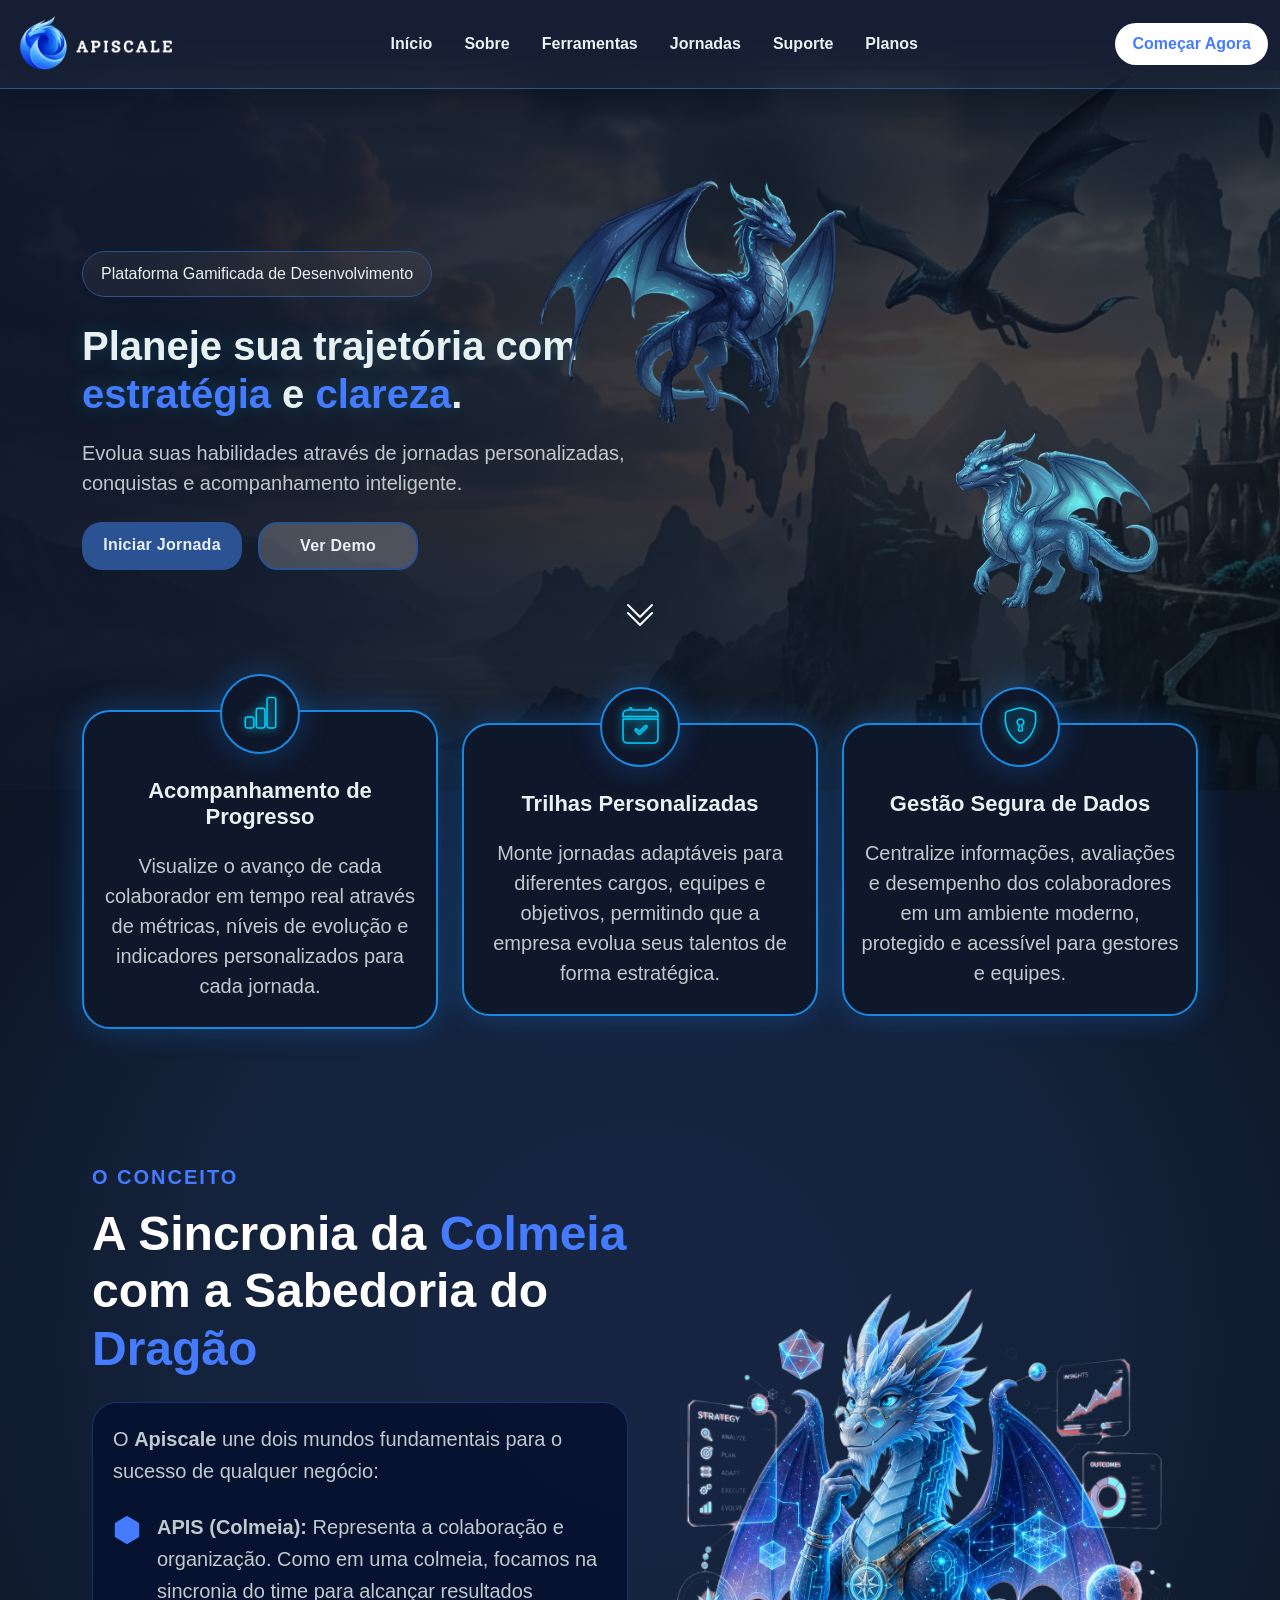
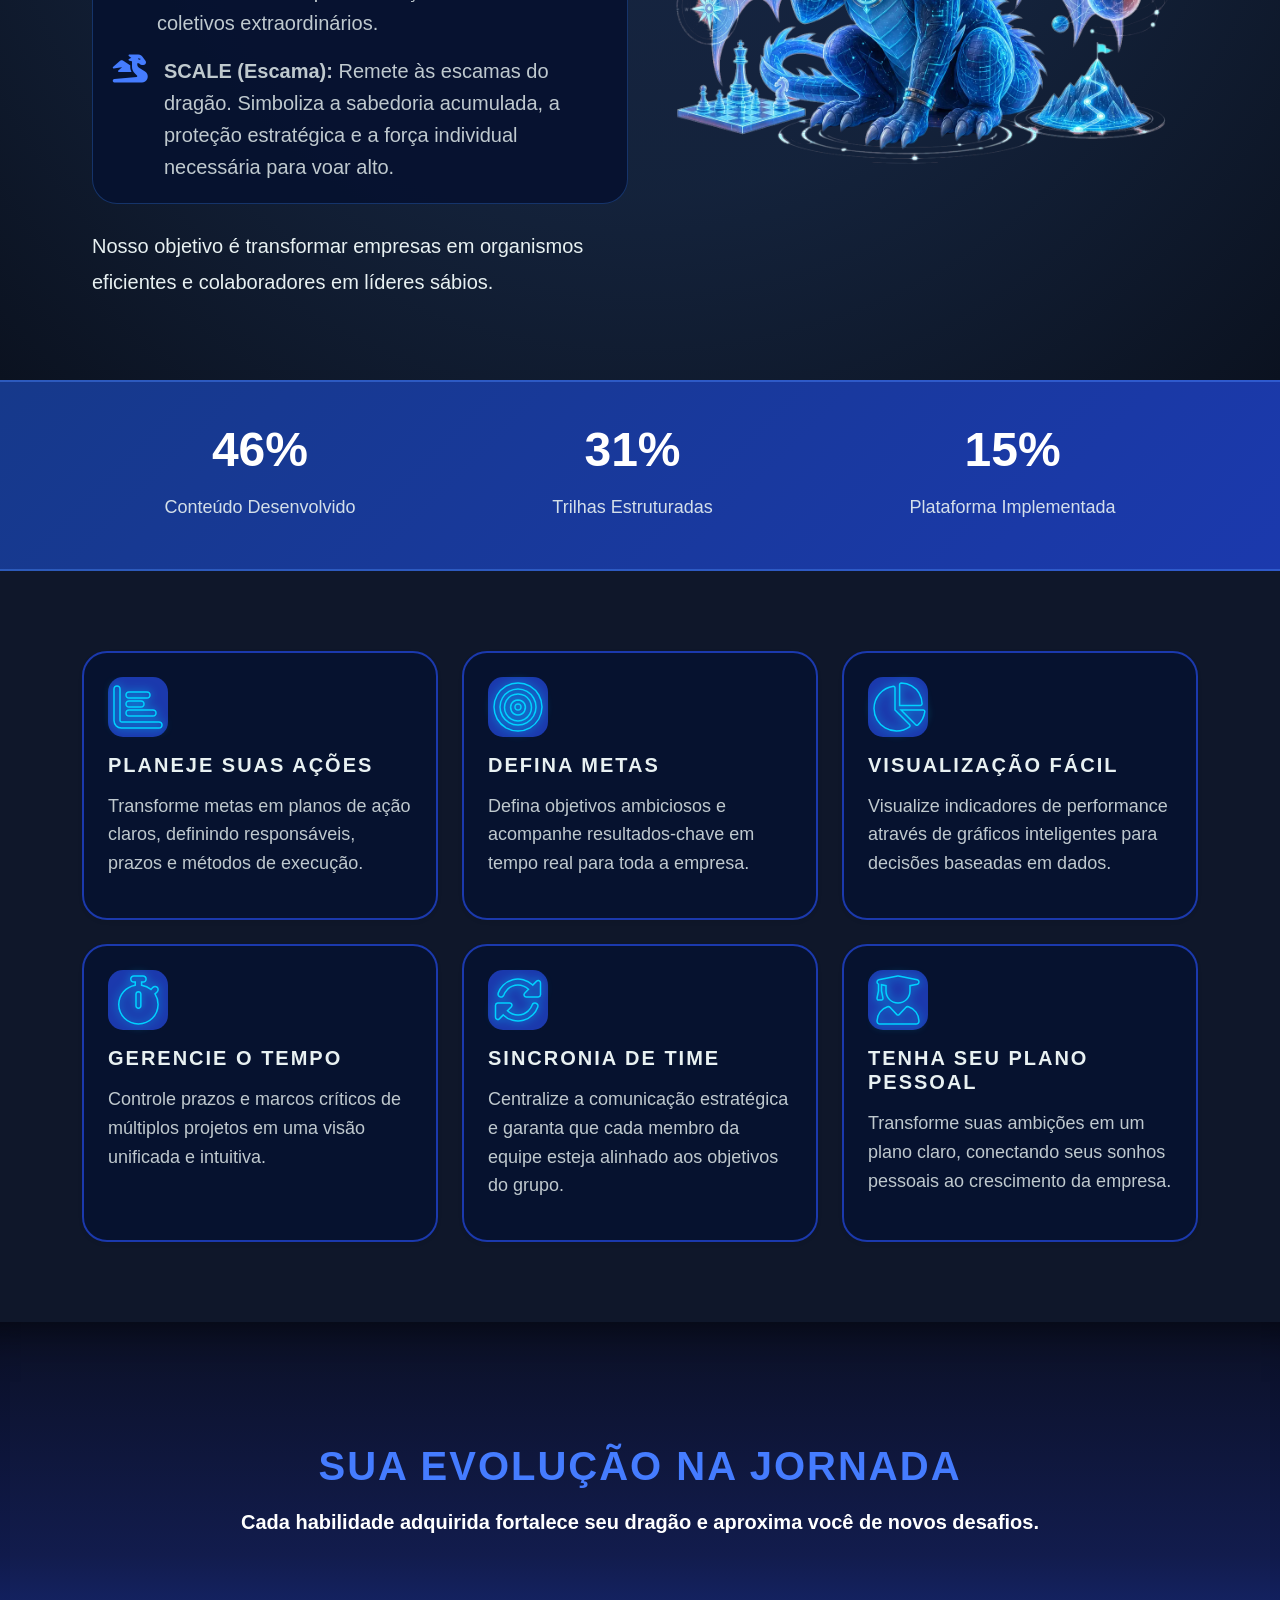
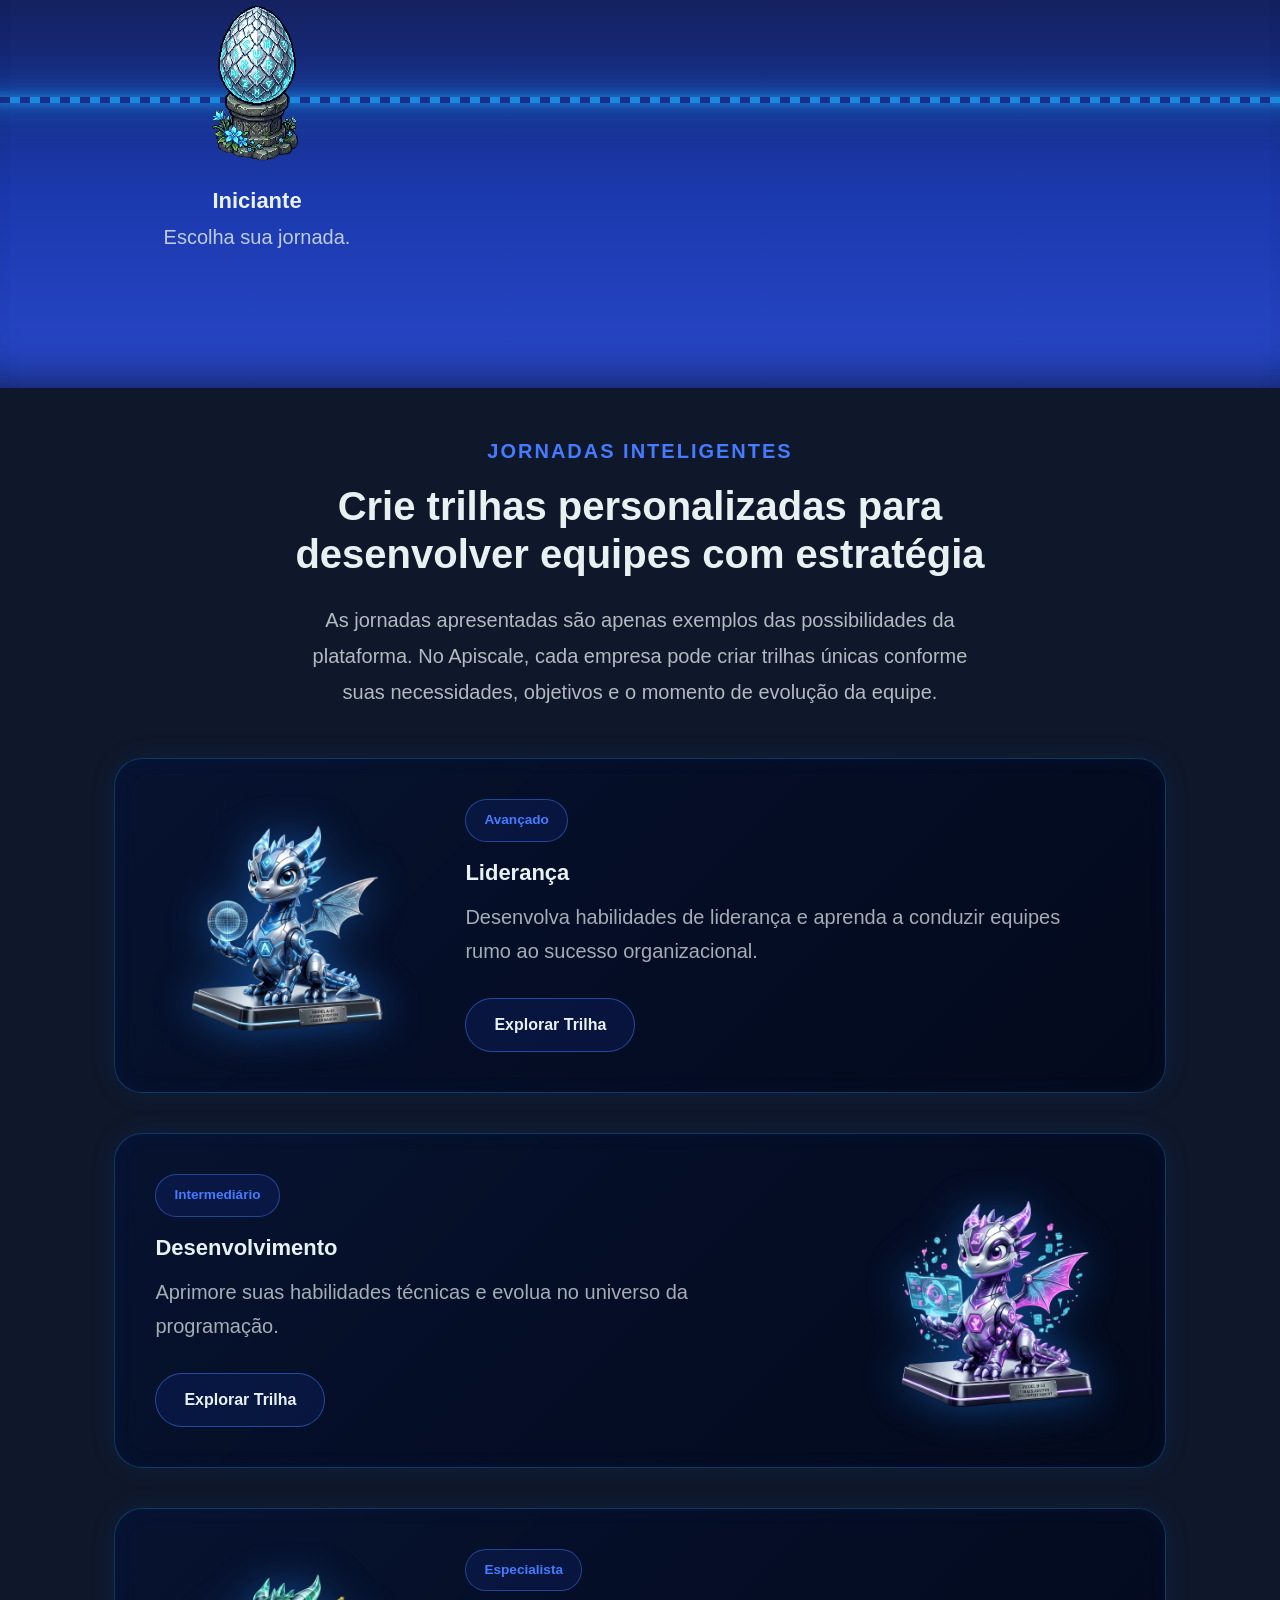
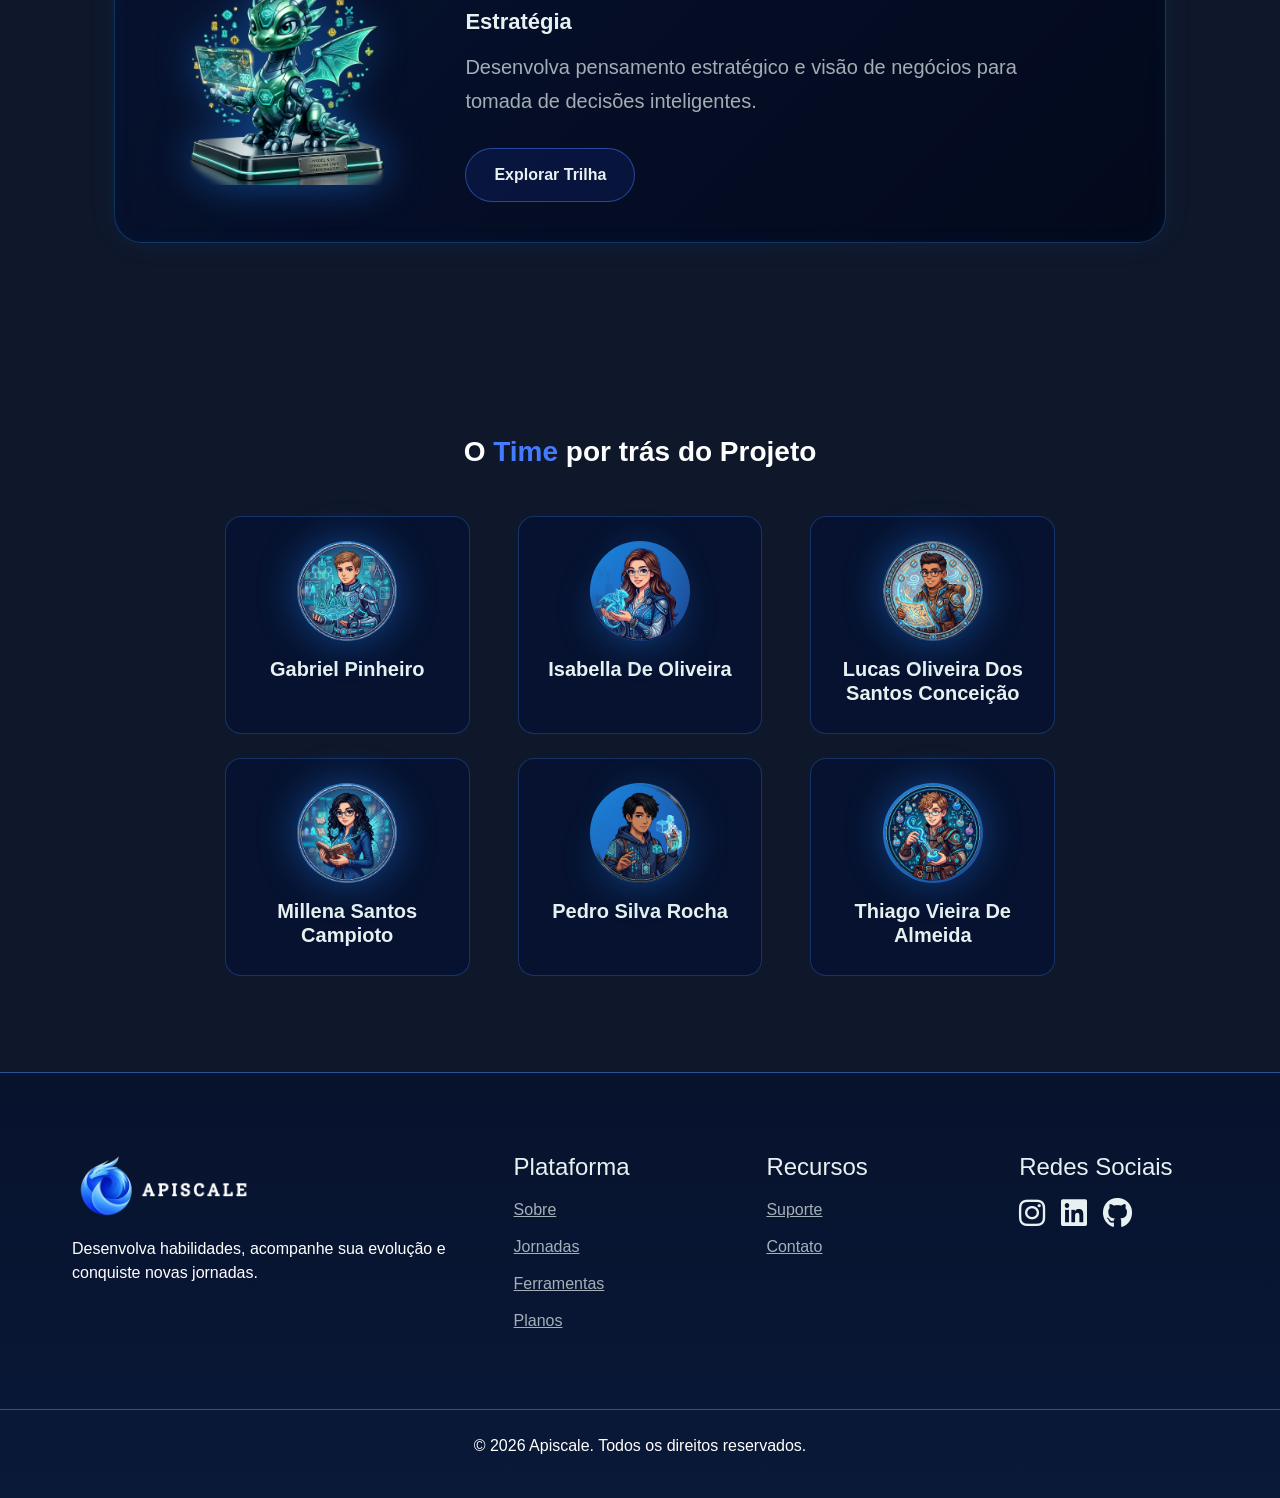
<file: index.html>
<!DOCTYPE html>
<html lang="pt-br">

<head>
    <meta charset="UTF-8">
    <meta name="viewport" content="width=device-width, initial-scale=1.0">
    <!-- Font Awesome -->
    <link rel="stylesheet" href="https://cdnjs.cloudflare.com/ajax/libs/font-awesome/6.7.2/css/all.min.css">
    <link href="https://fonts.googleapis.com/css2?family=Montserrat:wght@700;800&display=swap" rel="stylesheet">
    <!-- Bootstrap CSS-->
    <link href="https://cdn.jsdelivr.net/npm/bootstrap@5.3.8/dist/css/bootstrap.min.css" rel="stylesheet"
        integrity="sha384-sRIl4kxILFvY47J16cr9ZwB07vP4J8+LH7qKQnuqkuIAvNWLzeN8tE5YBujZqJLB" crossorigin="anonymous">
    <!-- Bootstrap Icons -->
    <link rel="stylesheet" href="https://cdn.jsdelivr.net/npm/bootstrap-icons@1.13.1/font/bootstrap-icons.min.css">
    <!-- Link para o css -->
    <link rel="stylesheet" href="./assets/css/style.css">
    <!--Ainda em criação-->
    <link rel="icon" type="image/x-icon" href="/assets/images/logocortada.png">
    <title>Apiscale - Evolua. Construa. Domine.</title>
</head>

<body>
    <header>
        <nav class="navbar navbar-expand-lg sticky-menu" data-bs-theme="dark">
            <div class="container-fluid">
                <a class="navbar-brand d-flex align-items-center gap-2" href="index.html">
                    <img src="assets/images/logo.png" alt="Logo Apiscale">
                </a>

                <button class="navbar-toggler" type="button" data-bs-toggle="collapse" data-bs-target="#navbarNav">
                    <span class="navbar-toggler-icon"></span>
                </button>

                <div class="collapse navbar-collapse" id="navbarNav">
                    <ul class="navbar-nav mx-auto gap-lg-3">
                        <li class="nav-item"><a class="nav-link" href="index.html">Início</a></li>
                        <li class="nav-item"><a class="nav-link" href="#sobre">Sobre</a></li>
                        <li class="nav-item"><a class="nav-link" href="#ferramentas">Ferramentas</a></li>
                        <li class="nav-item"><a class="nav-link" href="#jornadas">Jornadas</a></li>
                        <li class="nav-item"><a class="nav-link" href="./assets/pages/Suporte.html">Suporte</a>
                        </li>
                        <li class="nav-item"><a class="nav-link" href="./assets/pages/planos.html">Planos</a>
                        </li>
                    </ul>
                    <a href="./assets/pages/login.html"><button type="button" class="btn btn-comecar fw-bold">Começar
                            Agora</button></a>
                </div>
            </div>
        </nav>
    </header>

    <section class="hero-section">
        <!-- Usado para os efeitos de partículas no fundo -->
        <div class="particles-bg">
            <span></span>
            <span></span>
            <span></span>
            <span></span>
            <span></span>
            <span></span>
            <span></span>
            <span></span>
        </div>
        <div class="container">
            <div class="row align-items-center">

                <!-- Texto -->
                <div class="col-lg-6 col-12 hero-content text-center text-lg-start">

                    <div class="hero-badge">
                        Plataforma Gamificada de Desenvolvimento
                    </div>

                    <h1 class="hero-title">
                        Planeje sua trajetória com
                        <span class="text-highlight">estratégia</span>
                        e
                        <span class="text-highlight">clareza</span>.
                    </h1>

                    <p class="hero-subtitle">
                        Evolua suas habilidades através de jornadas personalizadas,
                        conquistas e acompanhamento inteligente.
                    </p>

                    <div class="d-flex gap-3 mt-4 justify-content-center justify-content-lg-start">
                        <a href="./assets/pages/login.html" class="btn btn-iniciar">
                            Iniciar Jornada
                        </a>

                        <a href="./assets/pages/Demonstracao.html" class="btn btn-demo">
                            Ver Demo
                        </a>
                    </div>

                </div>

                <!-- Dragões -->
                <div class="col-lg-6 d-none d-lg-flex justify-content-center">

                    <div class="hero-dragons">
                        <div class="dragon-frame mentor-frame"><img src="assets/images/DragãoMentor.png"
                                class="dragon-mentor" alt="Dragão Mentor"></div>

                        <div class="dragon-frame apprentice-frame"><img src="assets/images/DragãoAprendiz.png"
                                class="dragon-apprentice" alt="Dragão Aprendiz"></div>


                    </div>

                </div>

            </div>
        </div>
        <a href="#sobre" class="scroll-arrow">

            <i class="bi bi-chevron-double-down"></i>

        </a>
    </section>



    <!--Explicação e informações gerais do projeto de forma simplificada, com mascostes gerados por is como forma de demonstração da gamificação que será implementada-->
    <main>
        <section class="about-cards-background">
            <section class="Cards-hero">
                <div class="container">
                    <div class="row align-items-center justify-content-center">
                        <div class="d-flex justify-content-center col-md-4 col-12 text-center mb-3">
                            <div class="card card-hero h-100">
                                <div class="elipse-icon"><i class="bi bi-bar-chart-fill neon-vazado"></i></div>
                                <div class="card-body">
                                    <h5 class="card-title"> Acompanhamento de Progresso
                                    </h5>
                                    <p class="card-text">Visualize o avanço de cada colaborador em tempo real
                                        através de métricas, níveis de evolução e indicadores
                                        personalizados para cada jornada.</p>
                                </div>
                            </div>
                        </div>
                        <div class="d-flex justify-content-center col-md-4 col-12 text-center mb-3">
                            <div class="card card-hero h-100">
                                <div class="elipse-icon"><i class="bi bi-calendar-check-fill neon-vazado"></i></div>
                                <div class="card-body">
                                    <h5 class="card-title">Trilhas Personalizadas</h5>
                                    <p class="card-text">Monte jornadas adaptáveis para diferentes cargos,
                                        equipes e objetivos, permitindo que a empresa evolua
                                        seus talentos de forma estratégica.</p>
                                </div>
                            </div>
                        </div>
                        <div class="d-flex justify-content-center col-md-4 col-12 text-center mb-3">
                            <div class="card card-hero h-100">
                                <div class="elipse-icon"><i class="bi bi-shield-lock-fill neon-vazado"></i></div>
                                <div class="card-body">
                                    <h5 class="card-title">Gestão Segura de Dados</h5>
                                    <p class="card-text">Centralize informações, avaliações e desempenho dos
                                        colaboradores em um ambiente moderno, protegido e
                                        acessível para gestores e equipes.</p>
                                </div>
                            </div>
                        </div>

                    </div>
                </div>
            </section>
            <section id="sobre" class="about-section">
                <div class="container">
                    <div class="row align-items-center">
                        <div class="col-lg-6">
                            <h6 class="fw-bold text-uppercase mb-3 text-style">O Conceito</h6>
                            <h2 class="display-5 fw-bold mb-4 text-white">A Sincronia da <span
                                    class="text-highlight">Colmeia</span> com a Sabedoria do <span
                                    class="text-highlight">Dragão</span></h2>

                            <div class="concept-box mb-4">
                                <p class="mb-4">
                                    O <strong>Apiscale</strong> une dois mundos fundamentais para o sucesso de qualquer
                                    negócio:
                                </p>

                                <div class="d-flex gap-3 mb-3">
                                    <i class="bi bi-hexagon-fill text-primary-emphasis fs-3"></i>
                                    <p>
                                        <strong>APIS (Colmeia):</strong> Representa a colaboração e organização. Como em
                                        uma
                                        colmeia, focamos na sincronia do time para alcançar resultados coletivos
                                        extraordinários.
                                    </p>
                                </div>

                                <div class="d-flex gap-3">
                                    <i class="fas fa-dragon text-primary-emphasis fs-3"></i>
                                    <p>
                                        <strong>SCALE (Escama):</strong> Remete às escamas do dragão. Simboliza a
                                        sabedoria
                                        acumulada, a proteção estratégica e a força individual necessária para voar
                                        alto.
                                    </p>
                                </div>
                            </div>

                            <p>
                                Nosso objetivo é transformar empresas em organismos eficientes e colaboradores em
                                líderes
                                sábios.
                            </p>
                        </div>
                        <div class="col-lg-6 text-center">
                            <div class="about-img-box">
                                <img src="assets/images/sobreImg.webp" alt="Dragão de exemplo para a imagem"
                                    class="img-fluid floating-img">
                            </div>
                        </div>
                    </div>
                    <!-- Team section moved below the 'jornadas' section -->
                </div>
            </section>
        </section>

        <section class="stats">

            <div class="container">

                <div class="stat-card">

                    <span class="counter" data-target="75">0</span>
                    <p>Conteúdo Desenvolvido</p>

                </div>

                <div class="stat-card">

                    <span class="counter" data-target="50">0</span>
                    <p>Trilhas Estruturadas</p>

                </div>

                <div class="stat-card">

                    <span class="counter" data-target="25">0</span>
                    <p>Plataforma Implementada</p>

                </div>

              

            </div>

        </section>
        <section id="ferramentas" class="overlap-section">
            <div class="container">
                <div class="row g-4 gy-4">
                    <div class="col-md-4">
                        <div class="feature-card p-4 shadow-sm text-white">
                            <div class="icon-box mb-3"><i class="fas fa-chart-bar fa-2x neon-vazado"></i></div>
                            <h6>Planeje Suas Ações</h6>
                            <p>Transforme metas em planos de ação claros, definindo responsáveis, prazos e métodos de
                                execução.</p>
                        </div>
                    </div>
                    <div class="col-md-4">
                        <div class="feature-card p-4 shadow-sm text-white">
                            <div class="icon-box mb-3"><i class="fas fa-bullseye fa-2x neon-vazado"></i></div>
                            <h6>Defina Metas</h6>
                            <p>Defina objetivos ambiciosos e acompanhe resultados-chave em tempo real para toda a
                                empresa.</p>
                        </div>
                    </div>
                    <div class="col-md-4">
                        <div class="feature-card p-4 shadow-sm text-white">
                            <div class="icon-box mb-3"><i class="fas fa-chart-pie fa-2x neon-vazado"></i></div>
                            <h6>Visualização Fácil</h6>
                            <p>Visualize indicadores de performance através de gráficos inteligentes para decisões
                                baseadas em dados.</p>
                        </div>
                    </div>
                    <div class="col-md-4">
                        <div class="feature-card p-4 shadow-sm text-white">
                            <div class="icon-box mb-3"><i class="fas fa-stopwatch fa-2x neon-vazado"></i></div>
                            <h6>Gerencie o Tempo</h6>
                            <p>Controle prazos e marcos críticos de múltiplos projetos em uma visão unificada e
                                intuitiva.</p>
                        </div>
                    </div>
                    <div class="col-md-4">
                        <div class="feature-card p-4 shadow-sm text-white">
                            <div class="icon-box mb-3"><i class="fas fa-sync-alt fa-2x neon-vazado"></i></div>
                            <h6>Sincronia de Time</h6>
                            <p>Centralize a comunicação estratégica e garanta que cada membro da equipe esteja alinhado
                                aos objetivos do grupo.</p>
                        </div>
                    </div>
                    <div class="col-md-4">
                        <div class="feature-card p-4 shadow-sm text-white">
                            <div class="icon-box mb-3"><i class="fas fa-user-graduate fa-2x neon-vazado"></i></div>
                            <h6>Tenha Seu Plano Pessoal</h6>
                            <p>Transforme suas ambições em um plano claro, conectando seus sonhos pessoais ao
                                crescimento da empresa.</p>
                        </div>
                    </div>
                </div>
            </div>
        </section>
        <section class="evolution">
            <div class="container">

                <div class="text-center mb-5">
                    <h2 class="section-title">Sua Evolução na Jornada</h2>
                    <p class="section-description">
                        Cada habilidade adquirida fortalece seu dragão e aproxima você
                        de novos desafios.
                    </p>
                </div>

                <div class="evolution-wrapper">
                    <div class="progress-line"></div>
                    <div class="stage egg">
                        <img src="/assets/images/EggDragon.png" alt="Ovo de Dragão">
                        <h3>Iniciante</h3>
                        <p>Escolha sua jornada.</p>
                    </div>

                    <div class="path"></div>

                    <div class="stage baby">
                        <img src="/assets/images/BabyDragon.png" alt="Filhote de Dragão">
                        <h3>Aprendiz</h3>
                        <p>Desenvolva novas habilidades.</p>
                    </div>

                    <div class="path"></div>

                    <div class="stage adult">
                        <img src="/assets/images/AdultDragon.png" alt="Dragão Adulto">
                        <h3>Especialista</h3>
                        <p>Conquiste seus objetivos.</p>
                    </div>

                </div>

            </div>
        </section>

        <!-- SEÇÃO TRILHAS -->
        <section id="jornadas" class="secao-trilhas py-5">
            <div class="container-fluid">

                <!-- TOPO -->
                <div class="row justify-content-center text-center mb-5">
                    <div class="col-lg-8">

                        <span class="subtitulo-jornada d-inline-block mb-3">
                            Jornadas Inteligentes
                        </span>

                        <h2 class="titulo-jornada mb-4">
                            Crie trilhas personalizadas para desenvolver equipes com estratégia
                        </h2>

                        <p class="descricao-jornada">
                            As jornadas apresentadas são apenas exemplos das possibilidades da plataforma.
                            No Apiscale, cada empresa pode criar trilhas únicas conforme suas necessidades,
                            objetivos e o momento de evolução da equipe.
                        </p>

                    </div>
                </div>



                <div class="container-trilhas">
                    <!-- CARD 1 -->
                    <div class="card-trilha esquerda">
                        <div class="area-dragao">
                            <img src="assets/images/dragao-1.png" alt="Dragão Liderança">
                        </div>

                        <div class="conteudo-trilha">
                            <span class="nivel">Avançado</span>

                            <h2>Liderança</h2>

                            <p>
                                Desenvolva habilidades de liderança e aprenda a conduzir equipes
                                rumo ao sucesso organizacional.
                            </p>

                            <button>Explorar Trilha</button>
                        </div>
                    </div>

                    <!-- CARD 2 -->
                    <div class="card-trilha direita">
                        <div class="area-dragao">
                            <img src="assets/images/dragao-2.png" alt="Dragão Desenvolvimento">
                        </div>

                        <div class="conteudo-trilha">
                            <span class="nivel">Intermediário</span>

                            <h2>Desenvolvimento</h2>

                            <p>
                                Aprimore suas habilidades técnicas e evolua no universo da programação.
                            </p>


                            <button>Explorar Trilha</button>
                        </div>
                    </div>

                    <!-- CARD 3 -->
                    <div class="card-trilha esquerda">
                        <div class="area-dragao">
                            <img src="assets/images/dragao-3.png" alt="Dragão Estratégia">
                        </div>

                        <div class="conteudo-trilha">
                            <span class="nivel">Especialista</span>

                            <h2>Estratégia</h2>

                            <p>
                                Desenvolva pensamento estratégico e visão de negócios para tomada
                                de decisões inteligentes.
                            </p>



                            <button>Explorar Trilha</button>
                        </div>
                    </div>

                </div>
            </div>
        </section>

        <section id="time" class="team-section py-5">
            <div class="container py-5">
                <h3 class="text-center fw-bold mb-5 mt-5 text-white">O
                    <span class="text-primary-emphasis neon-sobre-wevers">Time</span> por trás do Projeto
                </h3>

                <div class="row g-4 justify-content-center mb-4">
                    <div class="col-md-3">
                        <div class="team-card">
                            <div class="team-img-box mb-3">
                                <img src="/assets/images/BielPixelArt.png" alt="Foto de Gabriel Pinheiro" class="team-img">
                            </div>
                            <h5 class="fw-bold mb-1">Gabriel Pinheiro</h5>
                        </div>
                    </div>
                    <div class="col-md-3">
                        <div class="team-card">
                            <div class="team-img-box mb-3">
                                <img src="/assets/images/IsaPixelArt.png" alt="Foto de Gabriel Pinheiro" class="team-img">
                            </div>
                            <h5 class="fw-bold mb-1">Isabella De Oliveira</h5>
                        </div>
                    </div>
                    <div class="col-md-3">
                        <div class="team-card">
                            <div class="team-img-box mb-3">
                                <img src="/assets/images/LucasPixelArt.png" alt="Foto de Gabriel Pinheiro" class="team-img">
                            </div>
                            <h5 class="fw-bold mb-1">Lucas Oliveira Dos Santos Conceição</h5>
                        </div>
                    </div>
                </div>
                <div class="row g-4 justify-content-center">
                    <div class="col-md-3">
                        <div class="team-card">
                            <div class="team-img-box mb-3">
                                <img src="/assets/images/MillenaPixelArt.png" alt="Foto de Gabriel Pinheiro" class="team-img">
                            </div>
                            <h5 class="fw-bold mb-1">Millena Santos Campioto</h5>
                        </div>
                    </div>
                    <div class="col-md-3">
                        <div class="team-card">
                            <div class="team-img-box mb-3">
                                <img src="/assets/images/PedroPixelArt.png" alt="Foto de Gabriel Pinheiro" class="team-img">
                            </div>
                            <h5 class="fw-bold mb-1">Pedro Silva Rocha</h5>
                        </div>
                    </div>
                    <div class="col-md-3">
                        <div class="team-card">
                            <div class="team-img-box mb-3">
                                <img src="/assets/images/ThiagoPixelArt.png" alt="Foto de Gabriel Pinheiro" class="team-img">
                            </div>
                            <h5 class="fw-bold mb-1">Thiago Vieira De Almeida</h5>
                        </div>
                    </div>
                </div>
            </div>
        </section>


    </main>


    <footer>

        <div class="footer-container">

            <div class="footer-brand pointer">

                <img src="/assets/images/logo.png" alt="Logo Apiscale" width="180px" class="mb-3">

                <p>
                    Desenvolva habilidades,
                    acompanhe sua evolução
                    e conquiste novas jornadas.
                </p>

            </div>

            <div class="footer-links">

                <h4>Plataforma</h4>

                <a href="#sobre">Sobre</a>
                <a href="#jornadas">Jornadas</a>
                <a href="#ferramentas">Ferramentas</a>
                <a href="./assets/pages/planos.html">Planos</a>

            </div>

            <div class="footer-links">

                <h4>Recursos</h4>

                <a href="./assets/pages/Suporte.html">Suporte</a>
                <a href="./assets/pages/Suporte.html">Contato</a>

            </div>

            <div class="footer-social">

                <h4>Redes Sociais</h4>

                <div class="icons">

                    <i class="fab fa-instagram icon"></i>
                    <i class="fab fa-linkedin icon"></i>
                    <i class="fab fa-github icon"></i>

                </div>

            </div>

        </div>

        <div class="footer-bottom">

            <p>
                © 2026 Apiscale.
                Todos os direitos reservados.
            </p>

        </div>

    </footer>

    <script src="/assets/js/script.js"></script>

    <!-- Bootstrap JS -->
    <script src="https://cdn.jsdelivr.net/npm/bootstrap@5.3.8/dist/js/bootstrap.bundle.min.js"
        integrity="sha384-FKyoEForCGlyvwx9Hj09JcYn3nv7wiPVlz7YYwJrWVcXK/BmnVDxM+D2scQbITxI"
        crossorigin="anonymous"></script>
</body>

</html>
</file>
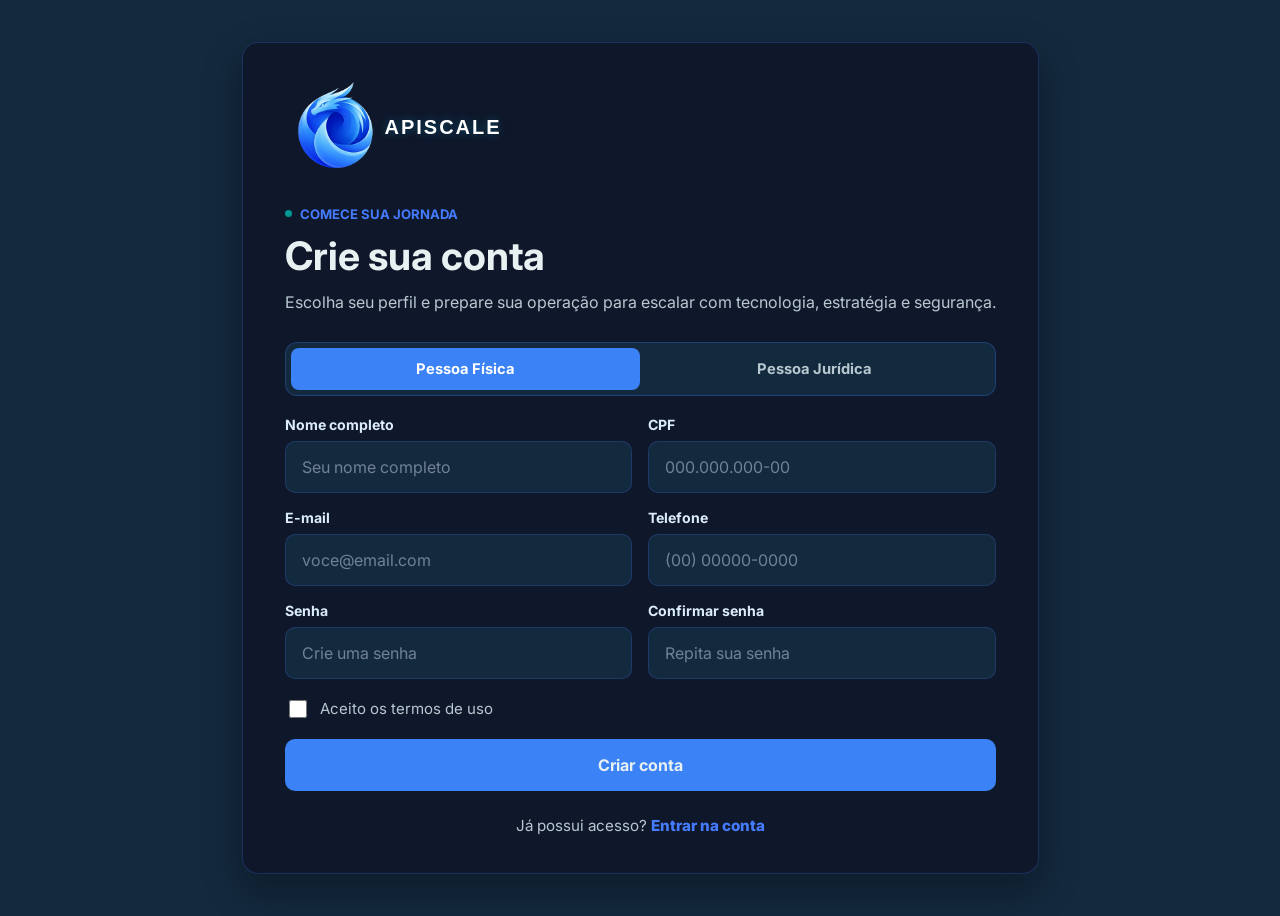
<file: assets/pages/cadastro.html>
<!doctype html>
<html lang="pt-BR">

<head>
  <meta charset="UTF-8" />
  <meta name="viewport" content="width=device-width, initial-scale=1.0" />
  <title>Apiscale</title>
  <link rel="preconnect" href="https://fonts.googleapis.com" />
  <link rel="preconnect" href="https://fonts.gstatic.com" crossorigin />
  <link href="https://fonts.googleapis.com/css2?family=Inter:wght@400;500;600;700;800&display=swap" rel="stylesheet" />
  <link rel="stylesheet" href="../css/cadastro.css" />
  <link rel="icon" type="image/x-icon" href="../images/logocortada.png">
</head>

<body>
  <main class="auth-page">
    <section class="auth-shell signup-shell" aria-labelledby="signup-title">
      <article class="auth-card signup-card">
        <a class="brand" href="../../index.html" aria-label="Voltar ao início da APISCALE">
          <img src="../images/logocortada.png" alt="Logo Apiscale"
            style="width: 100px !important; height: auto !important;">
          <span class="brand-text">APISCALE</span>
        </a>

        <div class="auth-heading">
          <span class="eyebrow">Comece sua jornada</span>
          <h1 id="signup-title">Crie sua conta</h1>
          <p>
            Escolha seu perfil e prepare sua operação para escalar com
            tecnologia, estratégia e segurança.
          </p>
        </div>

        <form class="auth-form signup-form" action="../../assets/pages/planos.html" method="get">
          <div class="account-toggle" aria-label="Tipo de conta">
            <input type="radio" id="person-fisica" name="tipo-conta" checked />
            <input type="radio" id="person-juridica" name="tipo-conta" />

            <div class="toggle-control">
              <label for="person-fisica">Pessoa Física</label>
              <label for="person-juridica">Pessoa Jurídica</label>
              <span class="toggle-indicator" aria-hidden="true"></span>
            </div>

            <div class="signup-panels">
              <div class="fields-panel physical-panel">
                <div class="field">
                  <label for="nome-completo">Nome completo</label>
                  <input type="text" id="nome-completo" name="nome-completo" placeholder="Seu nome completo" />
                </div>

                <div class="field">
                  <label for="cpf">CPF</label>
                  <input type="text" id="cpf" name="cpf" placeholder="000.000.000-00" />
                </div>

                <div class="field">
                  <label for="email-pf">E-mail</label>
                  <input type="email" id="email-pf" name="email-pf" placeholder="voce@email.com" />
                </div>

                <div class="field">
                  <label for="telefone-pf">Telefone</label>
                  <input type="tel" id="telefone-pf" name="telefone-pf" placeholder="(00) 00000-0000" />
                </div>

                <div class="field">
                  <label for="senha-pf">Senha</label>
                  <input type="password" id="senha-pf" name="senha-pf" placeholder="Crie uma senha" />
                </div>

                <div class="field">
                  <label for="confirmar-senha-pf">Confirmar senha</label>
                  <input type="password" id="confirmar-senha-pf" name="confirmar-senha-pf"
                    placeholder="Repita sua senha" />
                </div>
              </div>

              <div class="fields-panel company-panel">
                <div class="field">
                  <label for="razao-social">Razão social</label>
                  <input type="text" id="razao-social" name="razao-social" placeholder="Nome legal da empresa" />
                </div>

                <div class="field">
                  <label for="nome-fantasia">Nome fantasia</label>
                  <input type="text" id="nome-fantasia" name="nome-fantasia" placeholder="Marca ou nome comercial" />
                </div>

                <div class="field">
                  <label for="cnpj">CNPJ</label>
                  <input type="text" id="cnpj" name="cnpj" placeholder="00.000.000/0000-00" />
                </div>

                <div class="field">
                  <label for="email-pj">E-mail corporativo</label>
                  <input type="email" id="email-pj" name="email-pj" placeholder="contato@empresa.com" />
                </div>

                <div class="field">
                  <label for="telefone-pj">Telefone empresarial</label>
                  <input type="tel" id="telefone-pj" name="telefone-pj" placeholder="(00) 0000-0000" />
                </div>

                <div class="field">
                  <label for="responsavel">Nome do responsável</label>
                  <input type="text" id="responsavel" name="responsavel" placeholder="Nome do responsável" />
                </div>

                <div class="field">
                  <label for="cargo-responsavel">Cargo do responsável</label>
                  <input type="text" id="cargo-responsavel" name="cargo-responsavel"
                    placeholder="Ex: CTO, CEO, Gerente" />
                </div>

                <div class="field">
                  <label for="senha-pj">Senha</label>
                  <input type="password" id="senha-pj" name="senha-pj" placeholder="Crie uma senha" />
                </div>

                <div class="field">
                  <label for="confirmar-senha-pj">Confirmar senha</label>
                  <input type="password" id="confirmar-senha-pj" name="confirmar-senha-pj"
                    placeholder="Repita sua senha" />
                </div>
              </div>
            </div>
          </div>

          <label class="terms">
            <input type="checkbox" name="termos" required />
            <span>Aceito os termos de uso</span>
          </label>

          <button class="btn btn-primary" type="submit">Criar conta
          </button>
          <!-- Redirecionar para página de planos futuramente -->
        </form>

        <p class="auth-footer">
          Já possui acesso? <a href="login.html">Entrar na conta</a>
        </p>
      </article>
    </section>
  </main>
</body>

</html>
</file>
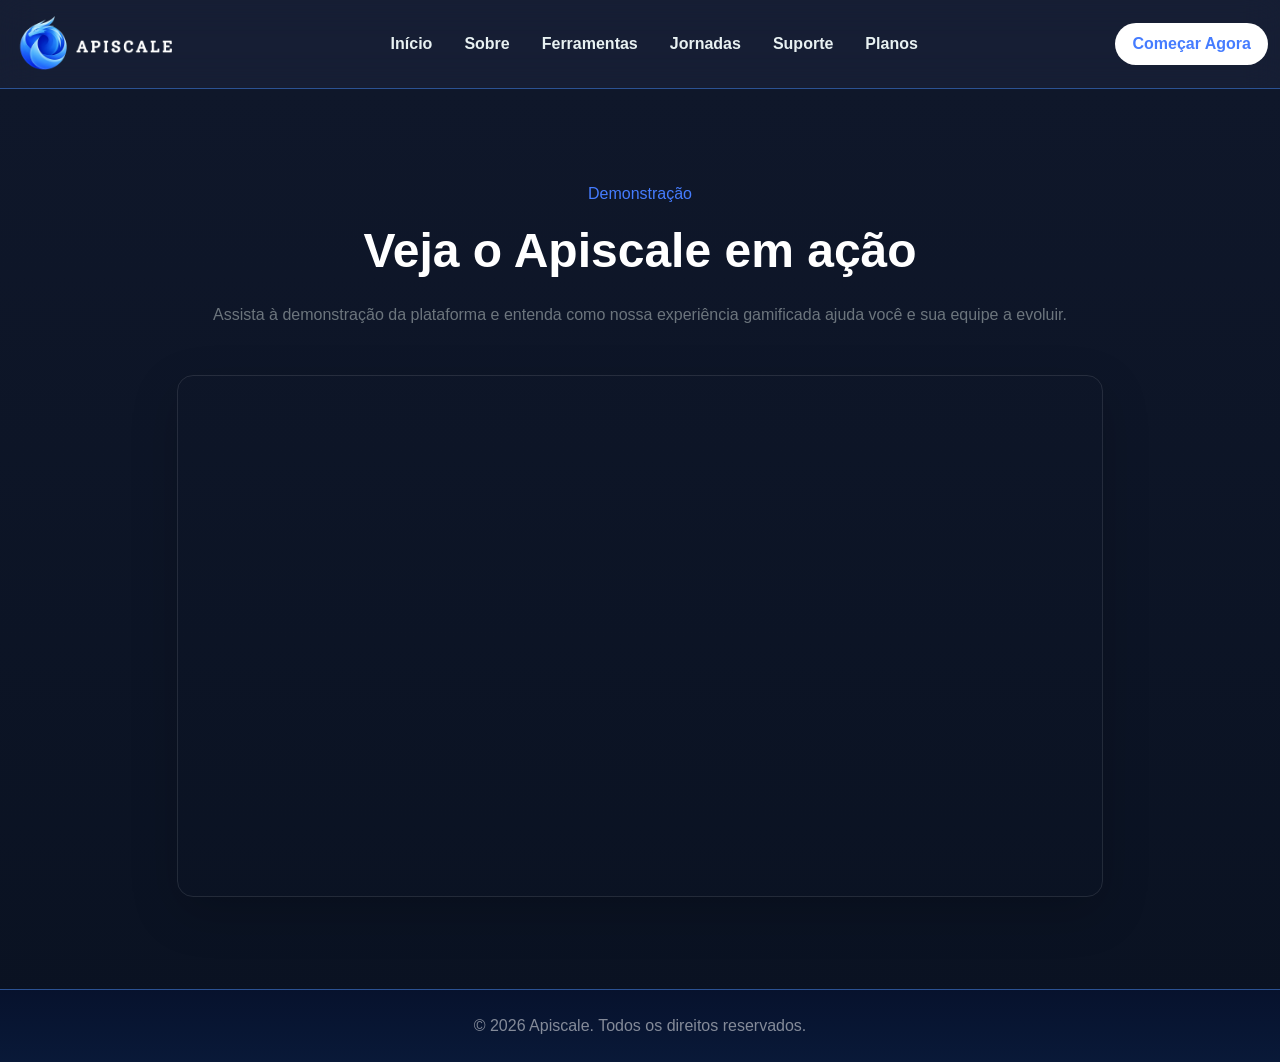
<file: assets/pages/Demonstracao.html>
<!DOCTYPE html>
<html lang="pt-BR">

<head>
    <meta charset="UTF-8" />
    <meta name="viewport" content="width=device-width, initial-scale=1.0" />
    <title>Apiscale - Demonstração</title>

    <link rel="icon" type="image/x-icon" href="../images/logocortada.png" />
    <link rel="preconnect" href="https://fonts.gstatic.com" crossorigin />
    <link rel="stylesheet" href="https://cdnjs.cloudflare.com/ajax/libs/font-awesome/6.7.2/css/all.min.css" />
    <link href="https://cdn.jsdelivr.net/npm/bootstrap@5.3.8/dist/css/bootstrap.min.css" rel="stylesheet" />
    <link rel="stylesheet" href="https://cdn.jsdelivr.net/npm/bootstrap-icons@1.13.1/font/bootstrap-icons.min.css" />

    <link rel="stylesheet" href="../css/style.css" />
</head>

<body>
    <header>
        <nav class="navbar navbar-expand-lg sticky-menu" data-bs-theme="dark">
            <div class="container-fluid">
                <a class="navbar-brand d-flex align-items-center gap-2" href="/index.html">
                    <img src="/assets/images/logo.png" alt="Logo Apiscale" />
                </a>

                <button class="navbar-toggler" type="button" data-bs-toggle="collapse" data-bs-target="#navbarNav">
                    <span class="navbar-toggler-icon"></span>
                </button>

                <div class="collapse navbar-collapse" id="navbarNav">
                    <ul class="navbar-nav mx-auto gap-lg-3">
                        <li class="nav-item"><a class="nav-link" href="/index.html">Início</a></li>
                        <li class="nav-item"><a class="nav-link" href="/index.html">Sobre</a></li>
                        <li class="nav-item"><a class="nav-link" href="/index.html">Ferramentas</a></li>
                        <li class="nav-item"><a class="nav-link" href="/index.html">Jornadas</a></li>
                        <li class="nav-item"><a class="nav-link" href="/assets/pages/Suporte.html">Suporte</a></li>
                        <li class="nav-item"><a class="nav-link" href="/assets/pages/planos.html">Planos</a></li>
                    </ul>
                    <a href="/assets/pages/login.html"><button type="button" class="btn btn-comecar fw-bold">Começar
                            Agora</button></a>
                </div>
            </div>
        </nav>
    </header>

    <main>
        <section class="demo-video-section min-vh-100 d-flex align-items-center"
            style="background: linear-gradient(180deg, rgba(15, 23, 42, 0.95), rgba(10, 18, 34, 0.98));">
            <div class="container py-5">
                <div class="row justify-content-center">
                    <div class="col-lg-10 text-center">
                        <span class="eyebrow text-primary-emphasis mb-3 d-inline-block">Demonstração</span>
                        <h1 class="display-5 fw-bold text-white mb-4">Veja o Apiscale em ação</h1>
                        <p class="text-secondary mb-5">Assista à demonstração da plataforma e entenda como nossa
                            experiência gamificada ajuda você e sua equipe a evoluir.</p>
                        <div class="ratio ratio-16x9 shadow-lg rounded-4 overflow-hidden border border-white border-opacity-10">
                           <iframe width="560" height="315" src="https://www.youtube.com/embed/UVtvxAWMD8s?si=TAfg3_nBLaXlvwcW" title="Vídeo de demonstração Apiscale" frameborder="0" allow="accelerometer; autoplay; clipboard-write; encrypted-media; gyroscope; picture-in-picture; web-share" referrerpolicy="strict-origin-when-cross-origin" allowfullscreen></iframe>
                        </div>
                    </div>
                </div>
            </div>
        </section>
    </main>

    <footer class="bg-dark py-4">
        <div class="text-center text-white-50">
            <p class="m-0">© 2026 Apiscale. Todos os direitos reservados.</p>
        </div>
    </footer>

    <script src="/assets/js/script.js"></script>
    <script src="https://cdn.jsdelivr.net/npm/bootstrap@5.3.8/dist/js/bootstrap.bundle.min.js"></script>
</body>

</html>
</file>
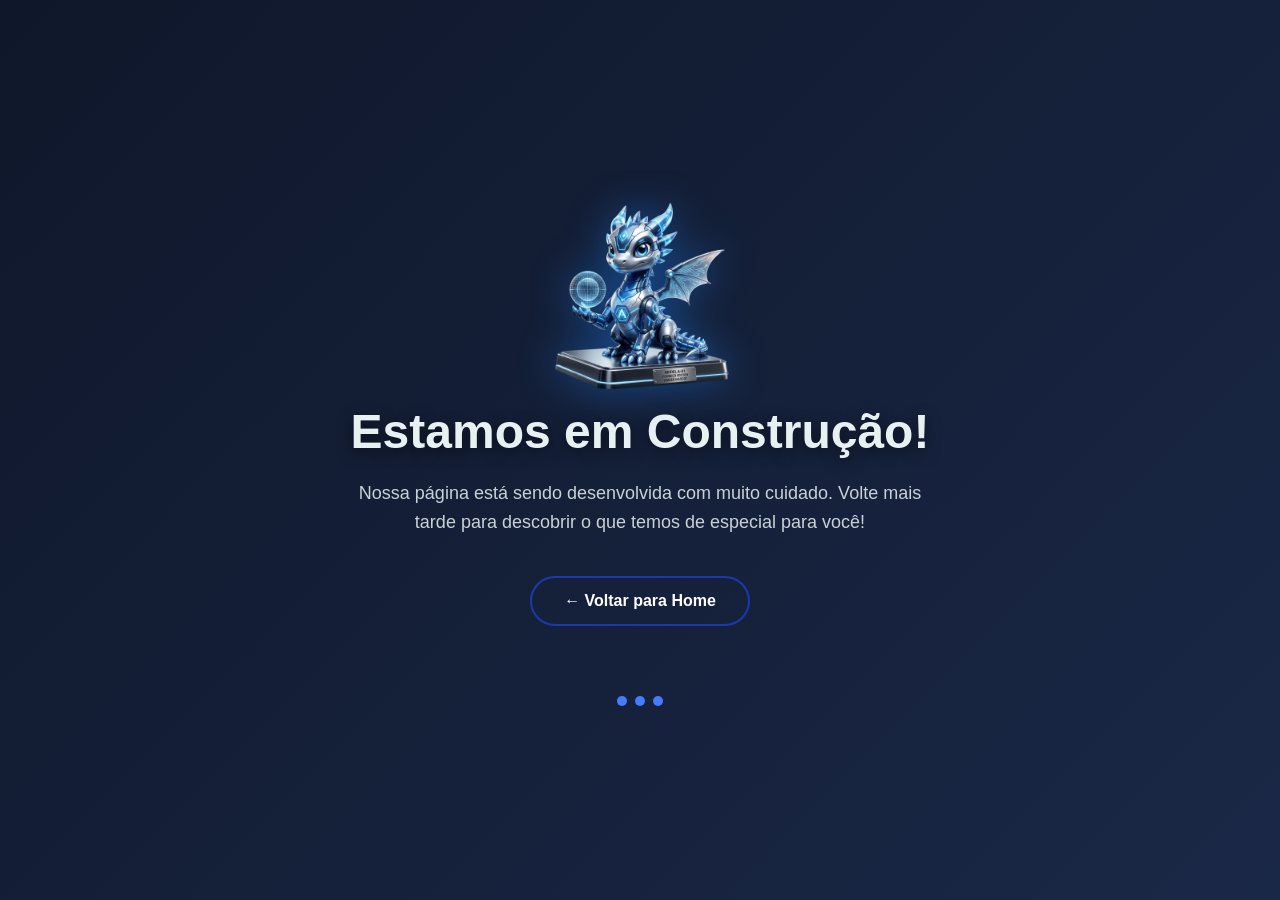
<file: assets/pages/EmConstrucao.html>
<!DOCTYPE html>
<html lang="pt-BR">

<head>
    <meta charset="UTF-8">
    <meta name="viewport" content="width=device-width, initial-scale=1.0">
    <title>Em Construção - Apiscale</title>
    <link rel="stylesheet" href="../css/construcao.css">
</head>

<body>
    <div class="container-construcao">
        <div class="conteudo-construcao">
            <!-- Dragão animado -->
            <div class="dragao-loading">
                <img src="../images/dragao-1.png" alt="Dragão Carregando" class="dragao-img">
            </div>

            <!-- Mensagens -->
            <h1 class="titulo-construcao">Estamos em Construção!</h1>
            <p class="mensagem-construcao">
                Nossa página está sendo desenvolvida com muito cuidado.
                Volte mais tarde para descobrir o que temos de especial para você!
            </p>

            <!-- Link para voltar -->
            <a href="../../index.html" class="btn-voltar">← Voltar para Home</a>

            <!-- Animação de pontos -->
            <div class="pontos-animacao">
                <span class="ponto"></span>
                <span class="ponto"></span>
                <span class="ponto"></span>
            </div>
        </div>
    </div>
</body>

</html>
</file>
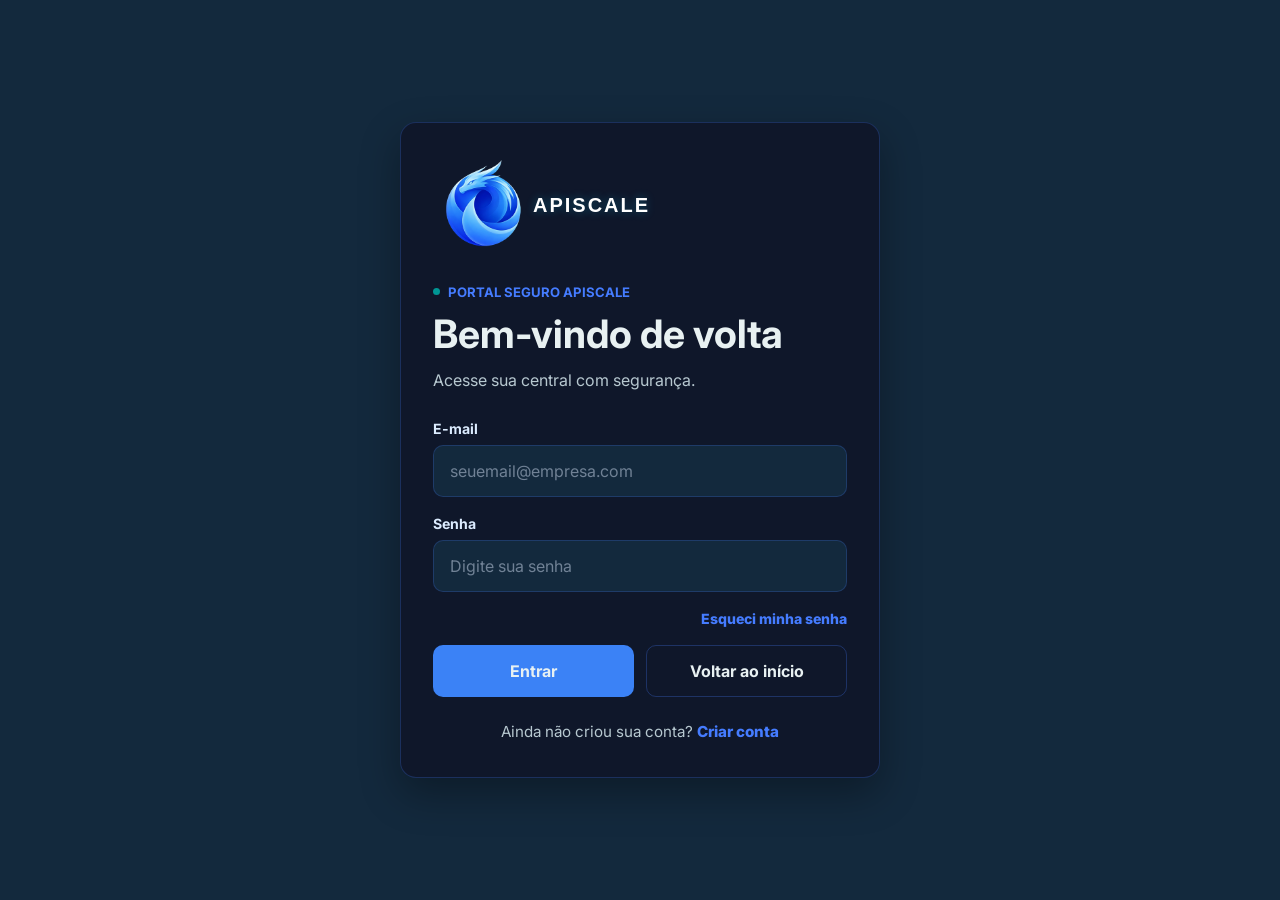
<file: assets/pages/login.html>
<!doctype html>
<html lang="pt-BR">

<head>
  <meta charset="UTF-8" />
  <meta name="viewport" content="width=device-width, initial-scale=1.0" />
  <title>Apiscale</title>
  <link rel="preconnect" href="https://fonts.googleapis.com" />
  <link rel="preconnect" href="https://fonts.gstatic.com" crossorigin />
  <link href="https://fonts.googleapis.com/css2?family=Inter:wght@400;500;600;700;800&display=swap" rel="stylesheet" />
  <link rel="stylesheet" href="../css/cadastro.css" />
  <link rel="icon" type="image/x-icon" href="../images/logocortada.png">
</head>

<body>
  <main class="auth-page">
    <section class="auth-shell auth-shell-login" aria-labelledby="login-title">
      <article class="auth-card">
        <a class="brand" href="../../index.html" aria-label="Voltar ao início da APISCALE">
          <img src="../images/logocortada.png" alt="Logo Apiscale"
            style="width: 100px !important; height: auto !important;">
          <span class="brand-text">APISCALE</span>
        </a>

        <div class="auth-heading">
          <span class="eyebrow">Portal seguro APISCALE</span>
          <h1 id="login-title">Bem-vindo de volta</h1>
          <p>Acesse sua central com segurança.</p>
        </div>

        <form class="auth-form" action="#" method="post">
          <div class="field">
            <label for="login-email">E-mail</label>
            <input type="email" id="login-email" name="email" placeholder="seuemail@empresa.com" required />
          </div>

          <div class="field">
            <label for="login-password">Senha</label>
            <input type="password" id="login-password" name="senha" placeholder="Digite sua senha" required />
          </div>

          <div class="form-links form-links-top">
            <a href="#">Esqueci minha senha</a>
          </div>

          <div class="button-stack">
            <a class="btn btn-primary" href="verificacao.html">Entrar</a>
            <a class="btn btn-secondary" href="../../index.html">Voltar ao início</a>
          </div>
        </form>

        <p class="auth-footer">
          Ainda não criou sua conta?
          <a href="cadastro.html">Criar conta</a>
        </p>
      </article>
    </section>
  </main>
</body>

</html>
</file>
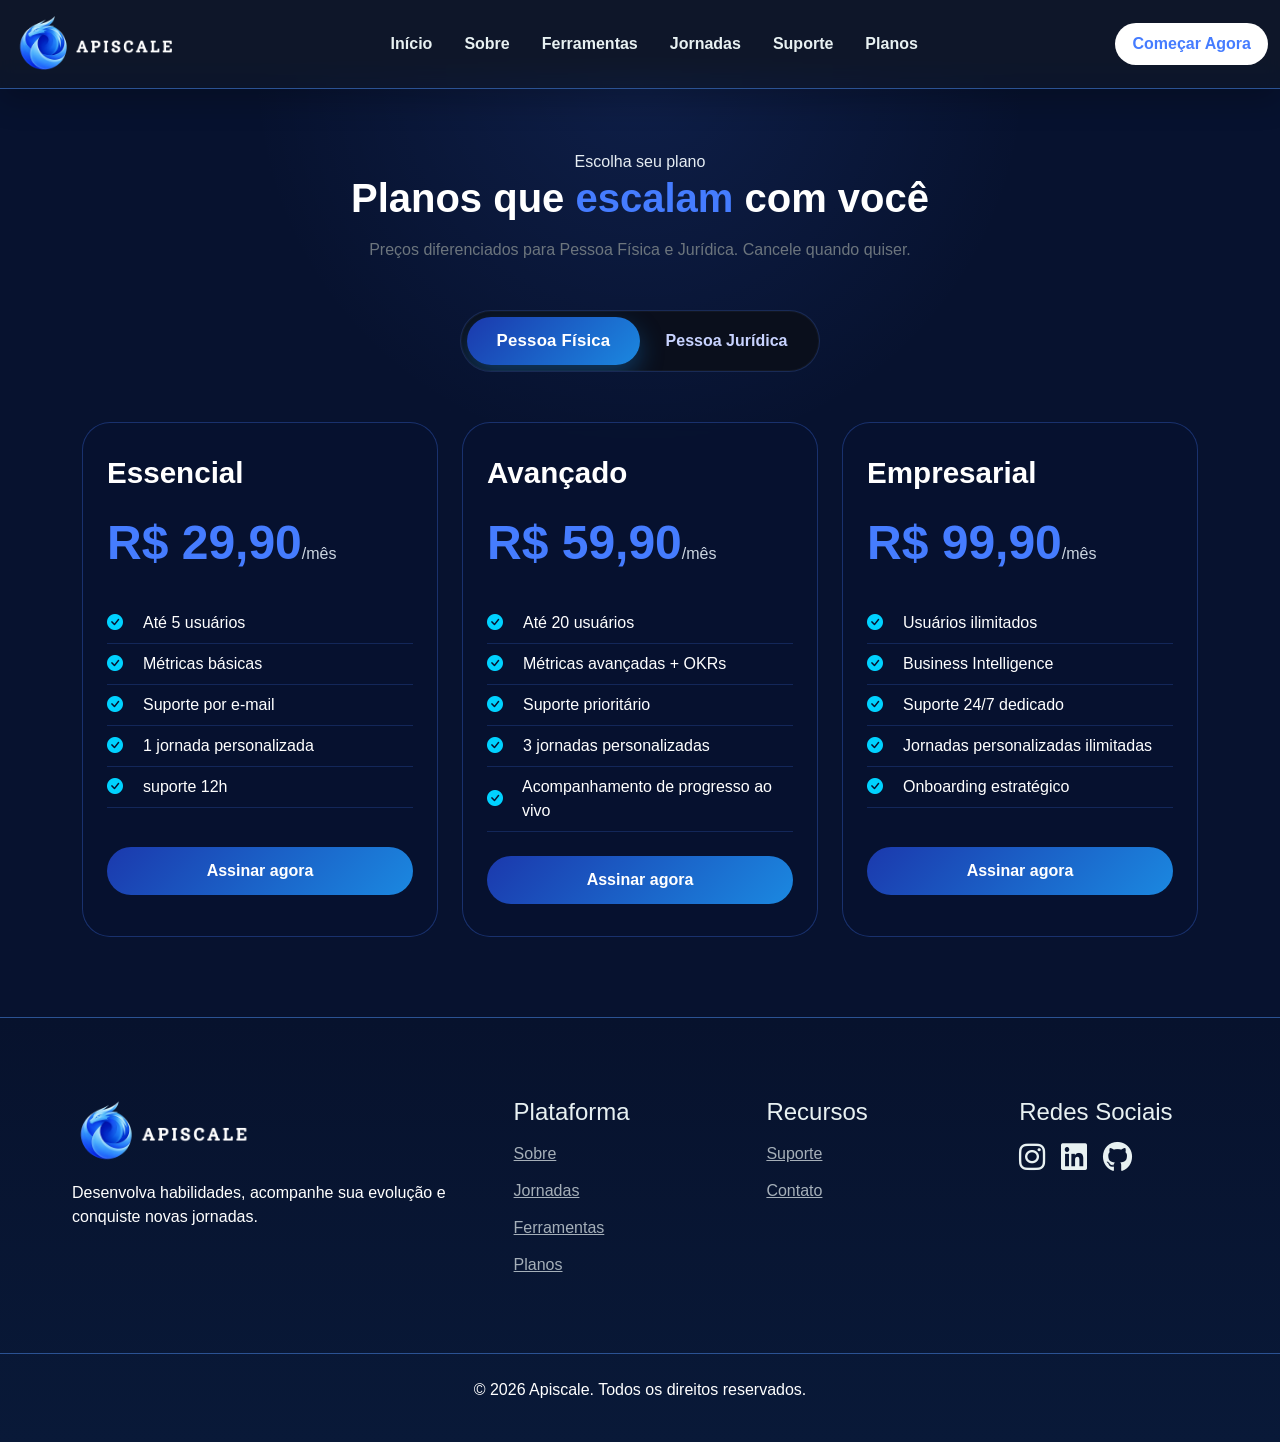
<file: assets/pages/planos.html>
<!DOCTYPE html>
<html lang="pt-BR">

<head>
  <meta charset="UTF-8" />
  <meta name="viewport" content="width=device-width, initial-scale=1.0" />
  <title>Apiscale</title>

  <link rel="icon" type="image/x-icon" href="../images/logocortada.png">

  <link rel="preconnect" href="https://fonts.gstatic.com" crossorigin />
 
  <link rel="stylesheet" href="https://cdnjs.cloudflare.com/ajax/libs/font-awesome/6.7.2/css/all.min.css" />
  <link href="https://cdn.jsdelivr.net/npm/bootstrap@5.3.8/dist/css/bootstrap.min.css" rel="stylesheet" />
  <link rel="stylesheet" href="https://cdn.jsdelivr.net/npm/bootstrap-icons@1.13.1/font/bootstrap-icons.min.css" />

  <link rel="stylesheet" href="../css/style.css">
  <link rel="stylesheet" href="../css/planos.css" />
</head>

<body>


  <header>
    <nav class="navbar navbar-expand-lg sticky-menu" data-bs-theme="dark">
      <div class="container-fluid">
        <a class="navbar-brand d-flex align-items-center gap-2" href="/index.html">
          <img src="/assets/images/logo.png" alt="Logo Apiscale">
        </a>

        <button class="navbar-toggler" type="button" data-bs-toggle="collapse" data-bs-target="#navbarNav">
          <span class="navbar-toggler-icon"></span>
        </button>

        <div class="collapse navbar-collapse" id="navbarNav">
          <ul class="navbar-nav mx-auto gap-lg-3">
            <li class="nav-item"><a class="nav-link" href="/index.html">Início</a></li>
            <li class="nav-item"><a class="nav-link" href="/index.html">Sobre</a></li>
            <li class="nav-item"><a class="nav-link" href="/index.html">Ferramentas</a></li>
            <li class="nav-item"><a class="nav-link" href="/index.html">Jornadas</a></li>
            <li class="nav-item"><a class="nav-link" href="/assets/pages/Suporte.html">Suporte</a>
            </li>
            <li class="nav-item"><a class="nav-link" href="/assets/pages/planos.html">Planos</a>
            </li>
          </ul>
          <a href="/assets/pages/login.html"><button type="button" class="btn btn-comecar fw-bold">Começar
              Agora</button></a>
        </div>
      </div>
    </nav>
  </header>


  <main>
    <section class="planos-section">
      <div class="container">
        <div class="text-center mb-5">
          <span class="eyebrow justify-content-center">Escolha seu plano</span>
          <h2 class="display-5 fw-bold text-white titulo">Planos que <span
              class="text-primary-emphasis neon-sobre-wevers-ativar?">escalam</span> com você</h2>
          <p class="text-secondary">Preços diferenciados para Pessoa Física e Jurídica. Cancele quando quiser.</p>
        </div>

        <div id="tipoSelectorWrapper" class="toggle-planos">
          <div class="account-toggle" aria-label="Tipo de conta">
            <input type="radio" id="plano-pf" name="tipo-plano" value="pf" checked>
            <input type="radio" id="plano-pj" name="tipo-plano" value="pj">
            <div class="toggle-control">
              <label for="plano-pf">Pessoa Física</label>
              <label for="plano-pj">Pessoa Jurídica</label>
              <span class="toggle-indicator"></span>
            </div>
          </div>
        </div>

        <div class="row g-4 justify-content-center" id="planosContainer"></div>
      </div>
    </section>
  </main>

  <footer>

    <div class="footer-container">

      <div class="footer-brand pointer">

        <img src="/assets/images/logo.png" alt="Logo Apiscale" width="180px" class="mb-3">

        <p>
          Desenvolva habilidades,
          acompanhe sua evolução
          e conquiste novas jornadas.
        </p>

      </div>

      <div class="footer-links">

        <h4>Plataforma</h4>

        <a href="/index.html">Sobre</a>
        <a href="/index.html">Jornadas</a>
        <a href="/index.html">Ferramentas</a>
        <a href="/assets/pages/planos.html">Planos</a>

      </div>

      <div class="footer-links">

        <h4>Recursos</h4>

        <a href="/assets/pages/Suporte.html">Suporte</a>
        <a href="/assets/pages/Suporte.html">Contato</a>

      </div>

      <div class="footer-social">

        <h4>Redes Sociais</h4>

        <div class="icons">

          <i class="fab fa-instagram icon"></i>
          <i class="fab fa-linkedin icon"></i>
          <i class="fab fa-github icon"></i>

        </div>

      </div>

    </div>

    <div class="footer-bottom">

      <p>
        © 2026 Apiscale.
        Todos os direitos reservados.
      </p>

    </div>

  </footer>
  <script src="/assets/js/script.js"></script>

  <script src="https://cdn.jsdelivr.net/npm/bootstrap@5.3.8/dist/js/bootstrap.bundle.min.js"></script>
  <script>
    const precos = {
      pf: {
        essencial: 29.90,
        avancado: 59.90,
        empresarial: 99.90
      },
      pj: {
        essencial: 99.90,
        avancado: 199.90,
        empresarial: 399.90
      }
    };

    const recursos = {
      essencial: ['Até 5 usuários', 'Métricas básicas', 'Suporte por e-mail', '1 jornada personalizada', 'suporte 12h'],
      avancado: ['Até 20 usuários', 'Métricas avançadas + OKRs', 'Suporte prioritário', '3 jornadas personalizadas', 'Acompanhamento de progresso ao vivo'],
      empresarial: ['Usuários ilimitados', 'Business Intelligence', 'Suporte 24/7 dedicado', 'Jornadas personalizadas ilimitadas', 'Onboarding estratégico']
    };

    let tipoAtual = 'pf';

    function exibirPlanos(tipo) {
      const container = document.getElementById('planosContainer');
      const planos = [
        { id: 'essencial', nome: 'Essencial', preco: precos[tipo].essencial, cor: '#457CFF' },
        { id: 'avancado', nome: 'Avançado', preco: precos[tipo].avancado, cor: '#1B88E0' },
        { id: 'empresarial', nome: 'Empresarial', preco: precos[tipo].empresarial, cor: '#009694' }
      ];

      container.innerHTML = planos.map(plano => `
        <div class="col-md-6 col-lg-4">
          <div class="pricing-card text-white">
            <h3 class="fw-bold">${plano.nome}</h3>
            <div class="preco">R$ ${plano.preco.toFixed(2).replace('.', ',')}<small>/mês</small></div>
            <ul>
              ${recursos[plano.id].map(r => `<li><i class="bi bi-check-circle-fill"></i> ${r}</li>`).join('')}
            </ul>
            <button class="btn btn-plano" data-plano="${plano.id}" data-tipo="${tipo}">Assinar agora</button>
          </div>
        </div>
      `).join('');

      document.querySelectorAll('.btn-plano').forEach(btn => {
        btn.addEventListener('click', () => {
          const plano = btn.dataset.plano;
          const tipoConta = btn.dataset.tipo;
          alert(`Redirecionando para checkout do plano ${plano} (${tipoConta === 'pf' ? 'Pessoa Física' : 'Pessoa Jurídica'}).\nValor: R$ ${precos[tipoConta][plano].toFixed(2).replace('.', ',')}`);
        });
      });
    }

    function configurarSeletor() {
      const radioPf = document.getElementById('plano-pf');
      const radioPj = document.getElementById('plano-pj');

      radioPf.checked = true;
      tipoAtual = 'pf';
      exibirPlanos(tipoAtual);

      radioPf.addEventListener('change', () => {
        tipoAtual = 'pf';
        exibirPlanos(tipoAtual);
      });

      radioPj.addEventListener('change', () => {
        tipoAtual = 'pj';
        exibirPlanos(tipoAtual);
      });
    }

    configurarSeletor();
  </script>
</body>

</html>
</file>
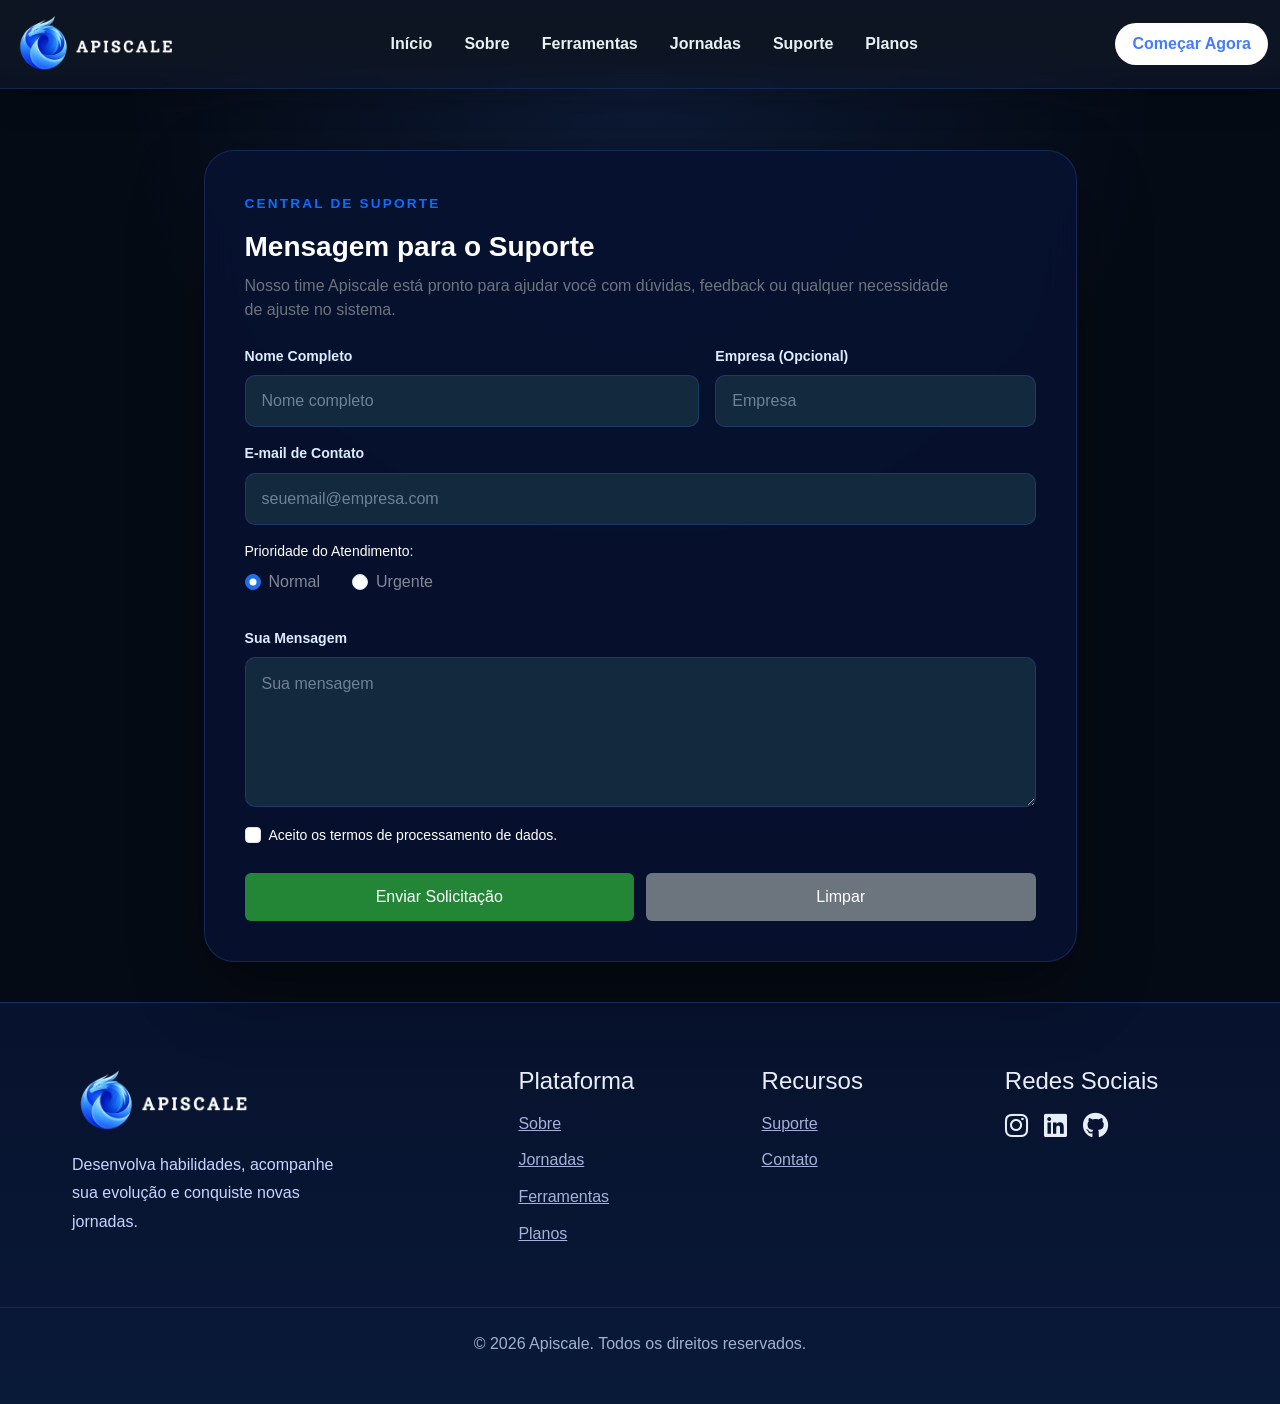
<file: assets/pages/Suporte.html>
<!DOCTYPE html>
<html lang="pt-BR">

<head>
    <meta charset="UTF-8">
    <meta name="viewport" content="width=device-width, initial-scale=1.0">
    <title>Apiscale</title>


    <link rel="icon" type="image/x-icon" href="../images/logocortada.png">

    <link rel="stylesheet" href="https://cdn.jsdelivr.net/npm/bootstrap-icons@1.13.1/font/bootstrap-icons.min.css">
    <link href="https://cdn.jsdelivr.net/npm/bootstrap@5.3.3/dist/css/bootstrap.min.css" rel="stylesheet">
    <link rel="stylesheet" href="https://cdnjs.cloudflare.com/ajax/libs/font-awesome/6.0.0/css/all.min.css">
    <link href="https://fonts.googleapis.com/css2?family=Montserrat:wght@700;800&display=swap" rel="stylesheet">
    <link rel="stylesheet" href="../css/suporte.css">
</head>

<body>

    <header>
        <nav class="navbar navbar-expand-lg sticky-menu" data-bs-theme="dark">
            <div class="container-fluid">
                <a class="navbar-brand d-flex align-items-center gap-2" href="/index.html">
                    <img src="/assets/images/logo.png" alt="Logo Apiscale">
                </a>

                <button class="navbar-toggler" type="button" data-bs-toggle="collapse" data-bs-target="#navbarNav">
                    <span class="navbar-toggler-icon"></span>
                </button>

                <div class="collapse navbar-collapse" id="navbarNav">
                    <ul class="navbar-nav mx-auto gap-lg-3">
                        <li class="nav-item"><a class="nav-link" href="/index.html">Início</a></li>
                        <li class="nav-item"><a class="nav-link" href="/index.html#sobre">Sobre</a></li>
                        <li class="nav-item"><a class="nav-link" href="/index.html">Ferramentas</a></li>
                        <li class="nav-item"><a class="nav-link" href="/index.html">Jornadas</a></li>
                        <li class="nav-item"><a class="nav-link" href="/assets/pages/Suporte.html">Suporte</a>
                        </li>
                        <li class="nav-item"><a class="nav-link" href="/assets/pages/planos.html">Planos</a>
                        </li>
                    </ul>
                    <a href="/assets/pages/login.html"><button type="button" class="btn btn-comecar fw-bold">Começar
                            Agora</button></a>
                </div>
            </div>
        </nav>
    </header>

    <main class="suporte-background">

        <section class="container suporte-section">
            <div class="row justify-content-center">
                <div class="col-lg-9 col-md-11 suporte-card">
                    <div class="mb-4 suporte-intro">
                        <span class="eyebrow text-primary">Central de Suporte</span>
                        <h3 class="fw-semibold text-white">Mensagem para o Suporte</h3>
                        <p class="text-secondary">Nosso time Apiscale está pronto para ajudar você com dúvidas, feedback
                            ou qualquer necessidade de ajuste no sistema.</p>
                    </div>

                    <form class="auth-form">
                        <div class="row g-3">
                            <div class="col-md-7 field">
                                <label for="nome">Nome Completo</label>
                                <input type="text" id="nome" name="nome" placeholder="Nome completo" required />
                            </div>

                            <div class="col-md-5 field">
                                <label for="empresa">Empresa (Opcional)</label>
                                <input type="text" id="empresa" name="empresa" placeholder="Empresa" />
                            </div>

                            <div class="col-md-12 field">
                                <label for="email">E-mail de Contato</label>
                                <input type="email" id="email" name="email" placeholder="seuemail@empresa.com"
                                    required />
                            </div>

                            <div class="col-12">
                                <p class="form-label text-white small mb-2">Prioridade do Atendimento:</p>
                                <div class="d-flex flex-wrap gap-3 mb-3">
                                    <div class="form-check form-check-inline">
                                        <input type="radio" name="prio" id="p1" class="form-check-input" checked>
                                        <label for="p1" class="form-check-label text-white-50">Normal</label>
                                    </div>
                                    <div class="form-check form-check-inline">
                                        <input type="radio" name="prio" id="p2" class="form-check-input">
                                        <label for="p2" class="form-check-label text-white-50">Urgente</label>
                                    </div>
                                </div>
                            </div>

                            <div class="col-12 field">
                                <label for="mensagem">Sua Mensagem</label>
                                <textarea id="mensagem" name="mensagem" placeholder="Sua mensagem" required></textarea>
                            </div>

                            <div class="col-12">
                                <div class="form-check">
                                    <input type="checkbox" id="termos" class="form-check-input" required>
                                    <label for="termos" class="form-check-label text-white small">Aceito os termos de
                                        processamento de dados.</label>
                                </div>
                            </div>

                            <div class="col-12 mt-4 button-stack">
                                <button type="submit" class="btn btn-enviar">Enviar Solicitação</button>
                                <button type="reset" class="btn btn-limpar">Limpar</button>
                            </div>
                        </div>
                    </form>
                </div>
            </div>
        </section>

        <footer>

            <div class="footer-container">

                <div class="footer-brand pointer">

                    <img src="/assets/images/logo.png" alt="Logo Apiscale" width="180px" class="mb-3">

                    <p>
                        Desenvolva habilidades,
                        acompanhe sua evolução
                        e conquiste novas jornadas.
                    </p>

                </div>

                <div class="footer-links">

                    <h4>Plataforma</h4>

                    <a href="/index.html">Sobre</a>
                    <a href="/index.html">Jornadas</a>
                    <a href="/index.html">Ferramentas</a>
                    <a href="/assets/pages/planos.html">Planos</a>

                </div>

                <div class="footer-links">

                    <h4>Recursos</h4>

                    <a href="/assets/pages/Suporte.html">Suporte</a>
                    <a href="/assets/pages/Suporte.html">Contato</a>

                </div>

                <div class="footer-social">

                    <h4>Redes Sociais</h4>

                    <div class="icons">

                        <i class="fab fa-instagram icon"></i>
                        <i class="fab fa-linkedin icon"></i>
                        <i class="fab fa-github icon"></i>

                    </div>

                </div>

            </div>

            <div class="footer-bottom">

                <p>
                    © 2026 Apiscale.
                    Todos os direitos reservados.
                </p>

            </div>

        </footer>

        <script src="/assets/js/script.js"></script>

        <script src="https://cdn.jsdelivr.net/npm/bootstrap@5.3.3/dist/js/bootstrap.bundle.min.js"></script>

</body>

</html>
</file>
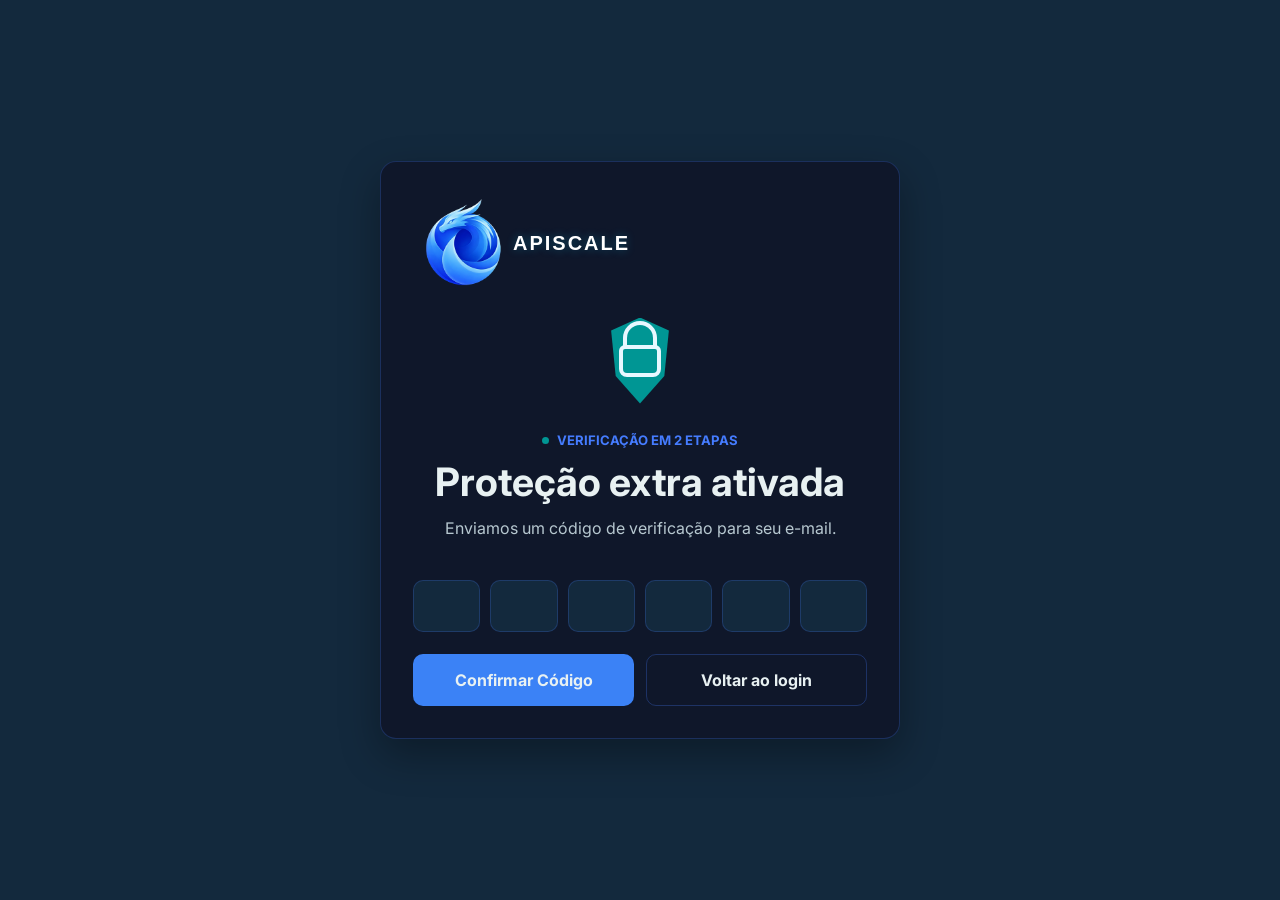
<file: assets/pages/verificacao.html>
<!doctype html>
<html lang="pt-BR">

<head>
  <meta charset="UTF-8" />
  <meta name="viewport" content="width=device-width, initial-scale=1.0" />
  <title>Apiscale</title>
  <link rel="preconnect" href="https://fonts.googleapis.com" />
  <link rel="preconnect" href="https://fonts.gstatic.com" crossorigin />
  <link href="https://fonts.googleapis.com/css2?family=Inter:wght@400;500;600;700;800&display=swap" rel="stylesheet" />
  <link rel="stylesheet" href="../css/cadastro.css" />
  <link rel="icon" type="image/x-icon" href="../images/logocortada.png">
</head>

<body>
  <main class="auth-page">
    <section class="auth-shell verify-shell" aria-labelledby="verify-title">
      <article class="auth-card verify-card">
        <a class="brand" href="../../index.html" aria-label="Voltar ao início da APISCALE">
          <img src="../images/logocortada.png" alt="Logo Apiscale"
            style="width: 100px !important; height: auto !important;">
          <span class="brand-text">APISCALE</span>
        </a>

        <div class="security-mark" aria-hidden="true">
          <span></span>
        </div>

        <div class="auth-heading compact">
          <span class="eyebrow">Verificação em 2 etapas</span>
          <h1 id="verify-title">Proteção extra ativada</h1>
          <p>Enviamos um código de verificação para seu e-mail.</p>
        </div>

<form class="auth-form" action="../../assets/pages/dashboard.html" method="get">

  <fieldset class="code-group" aria-label="Código de verificação com 6 dígitos">
    <input type="text" inputmode="numeric" maxlength="1" aria-label="Dígito 1" />
    <input type="text" inputmode="numeric" maxlength="1" aria-label="Dígito 2" />
    <input type="text" inputmode="numeric" maxlength="1" aria-label="Dígito 3" />
    <input type="text" inputmode="numeric" maxlength="1" aria-label="Dígito 4" />
    <input type="text" inputmode="numeric" maxlength="1" aria-label="Dígito 5" />
    <input type="text" inputmode="numeric" maxlength="1" aria-label="Dígito 6" />
  </fieldset>

  <div class="button-stack verify-actions">
    <button type="submit" class="btn btn-primary">
      Confirmar Código
    </button>

    <a class="btn btn-secondary" href="login.html">
      Voltar ao login
    </a>
  </div>

</form>
      </article>
    </section>
  </main>
</body>

</html>
</file>
<file: assets/css/style.css>
@charset "UTF-8";
* {
  margin: 0;
  padding: 0;
  font-family: "Nunito", sans-serif;
}

.navbar {
  background-color: rgba(168, 194, 255, 0.048);
  backdrop-filter: blur(18px);
  border-bottom: 1px solid #2B5293;
}
.navbar .navbar-brand {
  width: 165px;
  height: auto;
}
.navbar .navbar-brand img {
  width: 100%;
  height: auto;
}
.navbar .nav-item .nav-link {
  color: #E8F1F2;
  font-size: 16px;
  font-weight: 600;
}
.navbar .nav-item .nav-link:hover {
  color: #457CFF;
}
.navbar .btn-comecar {
  background-color: #fff;
  padding: 8px 16px;
  border-radius: 30px;
  color: #457CFF;
  font-size: 16px;
  font-weight: 500;
}
.navbar .btn-comecar:hover {
  background-color: #457CFF;
  color: #fff;
}

@media (max-width: 991px) {
  img {
    width: 100px;
    height: auto;
  }
  .navbar-collapse {
    margin-top: 15px;
    padding: 20px;
    border-radius: 20px;
    background: rgba(15, 23, 42, 0.92);
    backdrop-filter: blur(18px);
    border: 1px solid rgba(0, 210, 255, 0.15);
    box-shadow: 0 10px 40px rgba(0, 0, 0, 0.35);
  }
  .navbar-nav .nav-link {
    border-radius: 12px;
    transition: all 0.3s ease;
    padding: 6px;
  }
  .navbar-nav .nav-link:hover {
    background: rgba(69, 124, 255, 0.15);
    color: #457CFF !important;
  }
  .navbar .btn {
    width: 100%;
    margin-top: 15px;
    border-radius: 14px;
    padding: 12px;
  }
  .navbar-toggler {
    border: 1px solid rgba(0, 210, 255, 0.25);
    border-radius: 12px;
    padding: 8px 12px;
    transition: 0.3s;
  }
  .navbar-toggler:hover {
    box-shadow: 0 0 15px rgba(0, 210, 255, 0.25);
  }
}
.hero-section {
  overflow: hidden;
  position: relative;
  background-image: linear-gradient(rgba(0, 0, 0, 0.6), rgba(0, 0, 0, 0.6)), url("../images/FundoHero.png");
  background-size: cover;
  background-position: center;
  background-repeat: no-repeat;
  background-attachment: fixed;
  color: #E8F1F2;
  min-height: 80vh;
  padding: 40px 0 80px;
  display: flex;
  align-items: center;
}
.hero-section .hero-title {
  font-size: 40px;
  font-weight: 700;
  color: #E8F1F2;
  text-shadow: 0 0 20px rgba(0, 210, 255, 0.2);
  animation: fadeUp 1s ease;
}
.hero-section .hero-title .text-highlight {
  color: #457CFF;
}
.hero-section .hero-subtitle {
  animation: fadeUp 1.2s ease;
  font-size: 20px;
  color: #E8F1F2;
  opacity: 0.8;
  margin-top: 20px;
  font-weight: 500;
}
.hero-section .btn-iniciar,
.hero-section .btn-demo {
  animation: fadeUp 1.4s ease;
  padding: 10px 0px;
  min-width: 160px;
  border-radius: 20px;
  color: #E8F1F2;
  font-size: 16px;
  font-weight: 600;
  transition: all 0.3s ease;
  letter-spacing: 0.25px;
}
.hero-section .btn-iniciar {
  background-color: #2B5293;
}
.hero-section .btn-iniciar:hover {
  background-color: #457CFF;
  box-shadow: 0 0 26px rgba(27, 136, 255, 0.45);
  transform: translateY(-2px);
}
.hero-section .btn-demo {
  background: rgba(255, 255, 255, 0.2);
  border: 2px solid #2B5293;
}
.hero-section .btn-demo:hover {
  background: #fff;
  color: #2B5293;
  box-shadow: 0 0 26px rgba(27, 136, 255, 0.25);
  transform: translateY(-2px);
}

.hero-section::before {
  content: "";
  position: absolute;
  inset: 0;
  background: linear-gradient(90deg, rgba(15, 23, 42, 0.9) 0%, rgba(15, 23, 42, 0.55) 45%, rgba(15, 23, 42, 0.25) 100%);
  z-index: 0;
}

.hero-section .container {
  position: relative;
  z-index: 2;
}

.hero-badge {
  animation: fadeUp 0.8s ease;
  display: inline-block;
  padding: 10px 18px;
  border: #2B5293 1px solid;
  border-radius: 999px;
  background: rgba(255, 255, 255, 0.05);
  margin-bottom: 25px;
  color: #E8F1F2;
  font-size: 16px;
  backdrop-filter: blur(10px);
}

.hero-dragons {
  position: relative;
  width: 600px;
  height: 500px;
}

.dragon-mentor {
  animation: floatMentor 4s ease-in-out infinite;
  position: absolute;
  left: -200px;
  top: 0;
  width: 500px;
  z-index: 2;
  transition: transform 0.4s ease, filter 0.4s ease;
}
.dragon-mentor:hover {
  transform: scale(1.03);
  filter: drop-shadow(0 0 8px rgba(0, 210, 255, 0.35)) drop-shadow(0 0 18px rgba(0, 210, 255, 0.2));
}

.dragon-apprentice {
  animation: floatApprentice 3s ease-in-out infinite;
  position: absolute;
  left: 200px;
  top: 250px;
  width: 380px;
  z-index: 3;
  transition: transform 0.4s ease, filter 0.4s ease;
}
.dragon-apprentice:hover {
  transform: scale(1.05);
  filter: drop-shadow(0 0 6px rgba(0, 210, 255, 0.3)) drop-shadow(0 0 14px rgba(0, 210, 255, 0.18));
}

.particles-bg {
  position: absolute;
  inset: 0;
  overflow: hidden;
  z-index: 1;
  pointer-events: none;
}

.particles-bg span {
  position: absolute;
  bottom: -50px;
  width: 6px;
  height: 6px;
  border-radius: 50%;
  background: #00d2ff;
  box-shadow: 0 0 10px #00d2ff, 0 0 20px #00d2ff;
  opacity: 0.4;
  animation: rise 12s linear infinite;
}

.particles-bg span:nth-child(1) {
  left: 5%;
  animation-duration: 10s;
}

.particles-bg span:nth-child(2) {
  left: 15%;
  animation-duration: 14s;
}

.particles-bg span:nth-child(3) {
  left: 30%;
  animation-duration: 12s;
}

.particles-bg span:nth-child(4) {
  left: 45%;
  animation-duration: 16s;
}

.particles-bg span:nth-child(5) {
  left: 60%;
  animation-duration: 11s;
}

.particles-bg span:nth-child(6) {
  left: 75%;
  animation-duration: 15s;
}

.particles-bg span:nth-child(7) {
  left: 85%;
  animation-duration: 13s;
}

.particles-bg span:nth-child(8) {
  left: 95%;
  animation-duration: 17s;
}

.dragon-frame {
  position: absolute;
  border-radius: 50%;
  transition: 0.4s;
}

.dragon-frame:hover .dragon-frame::before {
  content: "";
  position: absolute;
  inset: -20px;
  border-radius: 50%;
  background: radial-gradient(circle, rgba(0, 210, 255, 0.12) 0%, rgba(0, 210, 255, 0.05) 45%, transparent 75%);
  opacity: 0;
  transform: scale(0.9);
  transition: 0.4s;
  z-index: -1;
}

.scroll-arrow {
  position: absolute;
  bottom: 150px;
  left: 50%;
  transform: translateX(-50%);
  color: white;
  font-size: 32px;
  text-decoration: none;
  z-index: 5;
  animation: float 2s infinite;
}

.scroll-arrow:hover {
  color: #00d2ff;
  text-shadow: 0 0 20px #00d2ff;
}

.Cards-hero {
  margin-top: -80px;
  padding: 0 0 40px;
  position: relative;
  z-index: 1;
}

.Cards-hero .card-hero {
  position: relative;
  background-color: #0F172A;
  border: 2px solid #1B88E0;
  border-radius: 28px;
  padding: 50px 0px 10px 0px;
  box-shadow: 0 0 30px rgba(27, 136, 255, 0.3);
  overflow: visible;
  min-height: 200px;
  transition: transform 0.3s ease, box-shadow 0.3s ease;
}

.Cards-hero .card-hero:hover {
  transform: translateY(-8px);
  box-shadow: 0 30px 80px rgba(15, 23, 42, 0.45);
}

.Cards-hero .elipse-icon {
  position: absolute;
  top: -38px;
  left: 50%;
  transform: translateX(-50%);
  z-index: 2;
  width: 80px;
  height: 80px;
  border-radius: 50%;
  background: #0F172A;
  border: 2px solid #1B88E0;
  display: flex;
  align-items: center;
  justify-content: center;
  box-shadow: 0 0 30px rgba(27, 136, 255, 0.3);
  color: #457CFF;
}

.Cards-hero .elipse-icon i {
  font-size: 35px;
}

.Cards-hero .card-body {
  padding-top: 1rem;
}

.Cards-hero .card-title {
  color: #E8F1F2;
  font-size: 22px;
  font-weight: 700;
  margin-bottom: 20px;
}

.Cards-hero .card-text {
  color: rgba(232, 241, 242, 0.82);
  font-size: 20px;
}

.evolution {
  padding: 120px 0;
  background: linear-gradient(180deg, #0B1026 0%, #121C4D 35%, #1B39AD 70%, #2747C7 100%);
  box-shadow: inset 0 50px 50px -50px rgba(0, 0, 0, 0.7), inset 0 -50px 50px -50px rgba(0, 0, 0, 0.7);
}
.evolution .section-title {
  display: inline-block;
  color: #457CFF;
  font-size: 40px;
  font-weight: 700;
  letter-spacing: 2px;
  text-transform: uppercase;
  margin-bottom: 20px;
}
.evolution .section-description {
  color: #fff;
  font-size: 20px;
  font-weight: 800;
  margin: 0 auto 24px;
  line-height: 1.2;
  max-width: 800px;
}
.evolution .evolution-track {
  display: flex;
  align-items: center;
  justify-content: center;
  gap: 40px;
}
.evolution .stage {
  text-align: center;
}
.evolution .stage img {
  width: 350px;
  image-rendering: pixelated;
  transition: 0.3s;
}
.evolution .stage:hover img {
  transform: translateY(-10px);
}
.evolution .stage h3 {
  color: #E8F1F2;
  font-size: 22px;
  font-weight: 700;
  margin-top: 15px;
}
.evolution .stage p {
  color: #E8F1F2;
  opacity: 0.8;
  font-size: 20px;
  margin-top: 8px;
}
.evolution .stage {
  opacity: 0;
  position: relative;
  z-index: 2;
}
.evolution .evolution-wrapper {
  position: relative;
  display: flex;
  justify-content: space-between;
  align-items: center;
  max-width: 1200px;
  margin: auto;
}
.evolution .progress-line {
  position: absolute;
  top: 40%;
  left: -15vw;
  height: 6px;
  width: 0;
  z-index: 1;
  background: repeating-linear-gradient(90deg, #1B88E0 0 10px, transparent 10px 20px);
  box-shadow: 0 0 10px #1B88E0, 0 0 20px #1B88E0, 0 0 40px #1B88E0;
}

.progress-line.animate {
  animation: drawLine 3.5s ease forwards;
}

.egg.show {
  animation: fadeUp 0.8s forwards;
}

.baby.show {
  animation: fadeUp 0.8s forwards;
}

.adult.show {
  animation: fadeUp 0.8s forwards;
}

.stage img {
  animation: floatPixel 2s ease-in-out infinite;
}

@keyframes floatPixel {
  0%, 100% {
    transform: translateY(0);
  }
  50% {
    transform: translateY(-6px);
  }
}
/* =========================================================
   SEÇÃO TRILHAS
========================================================= */
.secao-trilhas {
  width: 100%;
  padding: 80px 8%;
  background-color: #0F172A;
}
.secao-trilhas .subtitulo-jornada {
  display: inline-block;
  color: #457CFF;
  font-size: 20px;
  font-weight: 700;
  letter-spacing: 2px;
  text-transform: uppercase;
  margin-bottom: 20px;
}
.secao-trilhas .titulo-jornada {
  color: #E8F1F2;
  font-size: 40px;
  font-weight: 800;
  max-width: 800px;
  margin: 0 auto 24px;
  line-height: 1.2;
}
.secao-trilhas .descricao-jornada {
  color: rgba(232, 241, 242, 0.75);
  font-size: 20px;
  line-height: 1.8;
  max-width: 780px;
  margin: 0 auto;
}
.secao-trilhas .container-trilhas {
  display: flex;
  flex-direction: column;
  gap: 40px;
}
.secao-trilhas {
  /* =========================================================
     CARD
  ========================================================= */
}
.secao-trilhas .card-trilha {
  width: 100%;
  min-height: 280px;
  background: linear-gradient(135deg, rgba(7, 18, 48, 0.95), rgba(3, 10, 28, 0.98));
  border: 1px solid rgba(27, 136, 224, 0.35);
  border-radius: 28px;
  padding: 40px;
  display: flex;
  align-items: center;
  gap: 50px;
  position: relative;
  overflow: hidden;
  box-shadow: 0 0 30px rgba(27, 136, 255, 0.08), inset 0 0 25px rgba(27, 136, 255, 0.04);
  transition: 0.4s ease;
}
.secao-trilhas .card-trilha:hover {
  transform: translateY(-5px);
  border-color: rgba(69, 124, 255, 0.7);
  box-shadow: 0 0 40px rgba(27, 136, 255, 0.2), inset 0 0 30px rgba(27, 136, 255, 0.06);
}
.secao-trilhas .card-trilha {
  /* =========================================================
     CARD INVERTIDO
  ========================================================= */
}
.secao-trilhas .card-trilha.direita {
  flex-direction: row-reverse;
}
.secao-trilhas .card-trilha {
  /* =========================================================
     ÁREA DO DRAGÃO
  ========================================================= */
}
.secao-trilhas .card-trilha .area-dragao {
  width: 260px;
  display: flex;
  justify-content: center;
  align-items: center;
  flex-shrink: 0;
}
.secao-trilhas .card-trilha .area-dragao img {
  width: 100%;
  max-width: 220px;
  -o-object-fit: contain;
     object-fit: contain;
  filter: drop-shadow(0 0 20px rgba(27, 136, 255, 0.45));
}
.secao-trilhas .card-trilha {
  /* =========================================================
     CONTEÚDO
  ========================================================= */
}
.secao-trilhas .card-trilha .conteudo-trilha {
  flex: 1;
}
.secao-trilhas .card-trilha .conteudo-trilha .nivel {
  display: inline-flex;
  padding: 10px 18px;
  border-radius: 999px;
  background: rgba(27, 57, 173, 0.18);
  border: 1px solid rgba(69, 124, 255, 0.45);
  color: #457CFF;
  font-size: 0.85rem;
  font-weight: 700;
  margin-bottom: 18px;
}
.card-trilha.esquerda .secao-trilhas .card-trilha .conteudo-trilha .nivel {
  margin-left: auto;
  margin-right: 0;
}
.card-trilha.direita .secao-trilhas .card-trilha .conteudo-trilha .nivel {
  margin-right: auto;
  margin-left: 0;
}
.secao-trilhas .card-trilha .conteudo-trilha h2 {
  font-size: 22px;
  font-weight: 700;
  color: #E8F1F2;
  margin-bottom: 14px;
}
.secao-trilhas .card-trilha .conteudo-trilha p {
  color: rgba(232, 241, 242, 0.7);
  font-size: 20px;
  line-height: 1.7;
  margin-bottom: 30px;
  max-width: 600px;
}
.secao-trilhas .card-trilha {
  /* =========================================================
     PROGRESSO
  ========================================================= */
}
.secao-trilhas .card-trilha .titulo-progresso {
  display: flex;
  justify-content: space-between;
  margin-bottom: 10px;
  color: rgba(232, 241, 242, 0.85);
  font-size: 0.95rem;
  font-weight: 600;
}
.secao-trilhas .card-trilha .barra-progresso {
  width: 100%;
  height: 10px;
  background: rgba(255, 255, 255, 0.06);
  border-radius: 999px;
  overflow: hidden;
  margin-bottom: 28px;
}
.secao-trilhas .card-trilha .barra-progresso .progresso {
  height: 100%;
  border-radius: 999px;
  background: linear-gradient(90deg, #1B39AD, #1B88E0);
  box-shadow: 0 0 15px rgba(27, 136, 255, 0.6);
}
.secao-trilhas .card-trilha {
  /* =========================================================
     BOTÃO
  ========================================================= */
}
.secao-trilhas .card-trilha button {
  padding: 14px 28px;
  border-radius: 999px;
  border: 1px solid rgba(69, 124, 255, 0.5);
  background: rgba(27, 57, 173, 0.18);
  color: #E8F1F2;
  font-weight: 700;
  cursor: pointer;
  transition: 0.3s ease;
}
.secao-trilhas .card-trilha button:hover {
  background: #2B5293;
  transform: scale(1.03);
  box-shadow: 0 0 20px rgba(27, 136, 255, 0.5);
}

/* =========================================================
   SEÇÕES ADICIONADAS
========================================================= */
.about-cards-background {
  background: radial-gradient(circle at center, rgba(79, 140, 255, 0.12) 0%, rgba(20, 35, 60, 0.95) 50%, #0B1220 100%);
}

.about-section {
  padding: 80px;
}
.about-section .text-style {
  display: inline-block;
  color: #457CFF;
  font-size: 20px;
  font-weight: 700;
  letter-spacing: 2px;
  text-transform: uppercase;
  margin-bottom: 20px;
}
.about-section .text-highlight {
  color: #457CFF;
}
.about-section p {
  color: #E8F1F2;
  font-size: 20px;
  line-height: 1.8;
  max-width: 780px;
  margin: 0 auto;
}

.concept-box {
  background-color: rgba(7, 18, 48, 0.95);
  padding: 20px;
  border-radius: 25px;
  border: 1px solid rgba(59, 130, 246, 0.3);
}
.concept-box p {
  color: rgba(232, 241, 242, 0.82);
  font-size: 20px;
  line-height: 1.6;
}

.stats {
  padding: 2rem 0;
  background: linear-gradient(135deg, #16398B, #1B39AD);
  border-top: 2px solid rgba(79, 140, 255, 0.4);
  border-bottom: 2px solid rgba(79, 140, 255, 0.4);
  overflow: hidden;
}
.stats .container {
  display: flex;
  justify-content: space-around;
  align-items: center;
  gap: 2rem;
}

.stat-card {
  text-align: center;
}
.stat-card span {
  display: block;
  color: white;
  font-size: 3rem;
  font-weight: 700;
}
.stat-card p {
  font-size: 18px;
  color: #E8F1F2;
  opacity: 0.9;
  font-weight: 500;
  margin-top: 0.5rem;
}

.stat-dragon img {
  width: 120px;
  animation: lightningFloat 3s ease-in-out infinite;
}

.team-card {
  background-color: rgba(7, 18, 48, 0.95);
  padding: 20px;
  border-radius: 15px;
  border: 1px solid rgba(59, 130, 246, 0.3);
  text-align: center;
  transition: transform 0.3s ease, box-shadow 0.3s ease;
  height: 100%;
  color: #E8F1F2;
}

.team-card:hover {
  transform: translateY(-5px);
  box-shadow: 0 5px 15px rgba(59, 130, 246, 0.2);
}

.team-img-box {
  width: 80px;
  height: 80px;
  background-color: #1B88E0;
  border-radius: 50%;
  display: flex;
  align-items: center;
  justify-content: center;
  margin: 0 auto;
  color: white;
}

.about-icon-glow {
  position: relative;
}

@keyframes float {
  0%, 100% {
    transform: translateY(0px);
  }
  50% {
    transform: translateY(-10px);
  }
}
.overlap-section {
  position: relative;
  z-index: 10;
  padding: 80px 0;
}

.feature-card {
  background-color: rgba(7, 18, 48, 0.95);
  padding: 40px 30px;
  border-radius: 25px;
  border: 2px solid #1B39AD;
  text-align: left;
  transition: transform 0.3s ease, box-shadow 0.3s ease;
  height: 100%;
}
.feature-card h6 {
  color: #E8F1F2;
  font-size: 20px;
  font-weight: 700;
  letter-spacing: 2px;
  text-transform: uppercase;
  margin-bottom: 15px;
}
.feature-card p {
  color: rgba(232, 241, 242, 0.82);
  font-size: 18px;
  line-height: 1.6;
}

.feature-card:hover {
  transform: translateY(-10px);
  border: 2px solid #457CFF;
}

.icon-box {
  width: 60px;
  height: 60px;
  background-color: #1B39AD;
  border-radius: 15px;
  display: flex;
  align-items: center;
  justify-content: center;
  font-size: 1.5rem;
  color: white;
}

/* =========================================================
   RESET DE ESPAÇAMENTO
========================================================= */
html,
body {
  margin: 0;
  padding: 0;
  background-color: #0F172A;
  overflow-x: hidden;
  scroll-behavior: smooth;
}

main {
  margin-bottom: 0;
  padding-bottom: 0;
}

/* =========================================================
   FOOTER
========================================================= */
footer {
  background: linear-gradient(180deg, #07122D, #091938);
  padding-top: 5rem;
  border-top: 1px solid #2B5293;
  color: white;
}

.footer-container {
  max-width: 1200px;
  margin: auto;
  display: grid;
  grid-template-columns: 2fr 1fr 1fr 1fr;
  gap: 4rem;
  padding: 0 2rem 4rem;
}

.footer-social .icons {
  display: flex;
  gap: 1rem;
}
.footer-social .icons .icon {
  font-size: 30px;
  cursor: pointer;
  color: #E8F1F2;
  transition: 0.3s;
}
.footer-social .icons .icon:hover {
  color: #457CFF;
  transform: translateY(-4px);
}

.footer-links h4,
.footer-social h4 {
  margin-bottom: 1rem;
  color: #E8F1F2;
}

.footer-links a {
  display: block;
  margin-bottom: 0.8rem;
  color: #E8F1F2;
  opacity: 0.7;
  transition: 0.3s;
}

.footer-links a:hover {
  color: #457CFF;
  opacity: 1;
}

.footer-bottom {
  border-top: 1px solid #2B5293;
  text-align: center;
  padding: 1.5rem;
}

.stats-custom {
  background: transparent;
  padding: 0;
  margin: 0;
  border: none;
}
.stats-custom .row {
  margin: 0;
}
.stats-custom .col-6,
.stats-custom .col-md-3 {
  background: transparent !important;
  border: none !important;
  box-shadow: none !important;
  padding: 20px;
  transform: none !important;
}
.stats-custom h4 {
  color: #E8F1F2;
  font-size: 18px;
  font-weight: 700;
  margin-top: 18px;
  margin-bottom: 8px;
}
.stats-custom p {
  color: #E8F1F2;
  margin: 0;
  font-size: 14px;
}
.stats-custom img {
  max-width: 180px;
  opacity: 0.95;
}
.stats-custom i {
  font-size: 20px;
}

/* =========================================================
   HOVER SUAVE
========================================================= */
.stats-custom .col-6:hover,
.stats-custom .col-md-3:hover {
  transform: translateY(-4px);
  transition: 0.3s ease;
}

.stats-custom .col-6:hover i,
.stats-custom .col-md-3:hover i {
  filter: drop-shadow(0 0 10px rgba(0, 210, 255, 0.6));
}

.stat-item h3 {
  font-size: 3rem;
  font-weight: 700;
  color: #E8F1F2;
  margin-bottom: 0.5rem;
}

.stat-item p {
  color: rgba(232, 241, 242, 0.75);
  margin-bottom: 0;
}

.text-primary-emphasis {
  color: #457CFF !important;
}

.neon-vazado {
  color: transparent !important;
  -webkit-text-stroke: 1.5px #00d2ff;
  filter: drop-shadow(0 0 5px #00d2ff);
  transition: all 0.3s ease;
}

.feature-card:hover .neon-vazado {
  -webkit-text-stroke: 1.5px #fff;
  filter: drop-shadow(0 0 10px #00d2ff) drop-shadow(0 0 20px #00d2ff);
}

.brand-text {
  font-weight: 800;
  letter-spacing: 2px;
  font-size: 1.25rem;
  color: #fff;
  text-transform: uppercase;
  text-shadow: 0 0 10px rgba(0, 210, 255, 0.3);
}

/* =========================================================
   RESPONSIVO
========================================================= */
@media (max-width: 900px) {
  .hero-section .hero-dragons {
    display: none;
  }
  .hero-section .scroll-arrow {
    display: none;
  }
  .hero-section {
    margin-bottom: 50px;
  }
  .floating-img {
    animation: float 3s ease-in-out infinite;
    width: 200px;
  }
  .hero-title {
    font-size: 28px;
  }
  .hero-subtitle {
    font-size: 16px;
  }
  .secao-trilhas .titulo-jornada {
    font-size: 40px;
    margin: 0;
  }
  .secao-trilhas .card-trilha,
  .secao-trilhas .card-trilha.direita {
    flex-direction: column;
    text-align: center;
  }
  .secao-trilhas .titulo-progresso {
    text-align: left;
  }
  .secao-trilhas .area-dragao {
    width: 100%;
  }
  .secao-trilhas .conteudo-trilha p {
    max-width: 100%;
  }
  .evolution {
    padding: 60px 0;
  }
  .evolution .section-title {
    font-size: 28px;
  }
  .evolution .section-description {
    font-size: 16px;
  }
  .evolution .evolution-wrapper {
    flex-direction: column;
    max-width: 100%;
  }
  .evolution .stage {
    margin: 30px 0;
  }
  .evolution .stage img {
    width: 150px;
  }
  .evolution .stage h3 {
    font-size: 18px;
  }
  .evolution .stage p {
    font-size: 16px;
  }
  .evolution .progress-line {
    display: none;
  }
  .Cards-hero .card-title {
    font-size: 18px;
  }
  .Cards-hero .card-text {
    font-size: 16px;
  }
  .feature-card h6 {
    font-size: 18px;
  }
  .feature-card p {
    font-size: 16px;
  }
  .stats .container {
    flex-direction: column;
    gap: 1rem;
  }
  .stats .stat-card span {
    font-size: 2.5rem;
  }
  .stats .stat-card p {
    font-size: 16px;
  }
  .footer-container {
    grid-template-columns: 1fr;
    gap: 2rem;
    padding: 0 1rem 2rem;
    text-align: center;
  }
  .footer-social .icons {
    justify-content: center;
  }
}
@media (max-width: 768px) {
  .hero-title {
    font-size: 24px;
  }
  .hero-subtitle {
    font-size: 14px;
  }
  .secao-trilhas {
    padding: 40px 5%;
  }
  .secao-trilhas .titulo-jornada {
    font-size: 28px;
  }
  .secao-trilhas .subtitulo-jornada {
    font-size: 16px;
  }
  .secao-trilhas .descricao-jornada {
    font-size: 16px;
  }
  .evolution {
    padding: 40px 0;
  }
  .evolution .section-title {
    font-size: 24px;
  }
  .evolution .section-description {
    font-size: 14px;
  }
  .about-section {
    padding: 40px;
  }
  .about-section h2 {
    font-size: 28px;
  }
  .about-section p {
    font-size: 16px;
  }
  .concept-box p {
    font-size: 16px;
  }
  .stats .container {
    flex-direction: column;
    gap: 1rem;
  }
  .stats .stat-card span {
    font-size: 2.5rem;
  }
  .stats .stat-card p {
    font-size: 16px;
  }
  .footer-container {
    grid-template-columns: 1fr 1fr;
    gap: 2rem;
    padding: 0 1rem 2rem;
  }
}
@media (max-width: 480px) {
  .hero-section {
    padding: 20px 0 40px;
  }
  .hero-title {
    font-size: 20px;
  }
  .hero-subtitle {
    font-size: 13px;
  }
  .Cards-hero .card-title {
    font-size: 16px;
  }
  .Cards-hero .card-text {
    font-size: 14px;
  }
  .secao-trilhas {
    padding: 30px 5%;
  }
  .secao-trilhas .titulo-jornada {
    font-size: 22px;
  }
  .secao-trilhas .subtitulo-jornada {
    font-size: 14px;
  }
  .secao-trilhas .conteudo-trilha h2 {
    font-size: 18px;
  }
  .secao-trilhas .conteudo-trilha p {
    font-size: 16px;
  }
  .evolution {
    padding: 30px 0;
  }
  .evolution .section-title {
    font-size: 20px;
  }
  .evolution .section-description {
    font-size: 13px;
  }
  .evolution .stage {
    margin: 20px 0;
  }
  .evolution .stage img {
    width: 120px;
  }
  .evolution .stage h3 {
    font-size: 16px;
  }
  .evolution .stage p {
    font-size: 14px;
  }
  .feature-card h6 {
    font-size: 16px;
  }
  .feature-card p {
    font-size: 14px;
  }
  .about-section {
    padding: 20px;
  }
  .about-section h2 {
    font-size: 22px;
  }
  .about-section p {
    font-size: 14px;
  }
  .team-section {
    padding: 20px 5%;
  }
  .team-section h3 {
    font-size: 24px;
  }
  .team-section .team-card {
    max-width: 100%;
    padding: 15px;
  }
}
@keyframes floatMentor {
  0% {
    transform: translateY(0);
  }
  50% {
    transform: translateY(-15px);
  }
  100% {
    transform: translateY(0);
  }
}
@keyframes floatApprentice {
  0% {
    transform: translateY(0);
  }
  50% {
    transform: translateY(-10px);
  }
  100% {
    transform: translateY(0);
  }
}
@keyframes rise {
  from {
    transform: translateY(0);
    opacity: 0;
  }
  20% {
    opacity: 0.4;
  }
  100% {
    transform: translateY(-100vh);
    opacity: 0;
  }
}
@keyframes fadeUp {
  from {
    opacity: 0;
    transform: translateY(40px);
  }
  to {
    opacity: 1;
    transform: translateY(0);
  }
}
@keyframes drawLine {
  from {
    width: 0;
  }
  to {
    width: 150%;
  }
}
@keyframes lightningFloat {
  0%, 100% {
    transform: translateY(0);
  }
  50% {
    transform: translateY(-8px);
  }
}
/* =========================================================
   SEÇÃO TIME / EQUIPE
========================================================= */
#time,
.team-section {
  background-color: #0F172A;
  padding: 60px 8%;
}
#time img,
.team-section img {
  width: 100%;
  max-width: 120px;
  border-radius: 50%;
  -o-object-fit: cover;
     object-fit: cover;
  filter: drop-shadow(0 0 20px rgba(27, 136, 255, 0.45));
}
#time h3,
.team-section h3 {
  color: #E8F1F2;
  font-size: 28px;
  margin-bottom: 30px;
}
#time .team-card,
.team-section .team-card {
  max-width: 320px;
  margin: 0 auto;
  padding: 24px;
  border-radius: 16px;
  display: flex;
  flex-direction: column;
  align-items: center;
  justify-content: flex-start;
}
#time .team-img-box,
.team-section .team-img-box {
  width: 100px;
  height: 100px;
  margin-bottom: 14px;
  background: linear-gradient(135deg, #1B88E0, rgba(69, 124, 255, 0.4));
}
#time .row.g-4,
.team-section .row.g-4 {
  gap: 1.5rem;
}

@media (max-width: 900px) {
  #time,
  .team-section {
    padding: 40px 5%;
  }
  #time .team-card,
  .team-section .team-card {
    max-width: 100%;
    padding: 18px;
    margin-bottom: 12px;
  }
  #time h3,
  .team-section h3 {
    font-size: 22px;
  }
}/*# sourceMappingURL=style.css.map */
</file>
<file: assets/css/cadastro.css>
:root {
    /* O :root guarda variáveis globais que podem ser usadas no CSS inteiro. */
    /* Variáveis de cor da paleta principal. */
    --cor-fundo: #13293d;
    --cor-card: #0f172a;
    --azul-principal: #3b82f6;
    --azul-escuro: #1b39ad;
    --azul-claro: #457cff;
    --verde-agua: #009694;
    --azul-medio: #1b88e0;
    --texto-principal: #e8f1f2;
    --texto-suave: #b7c8d0;
    --cor-borda: rgba(69, 124, 255, 0.24);

    /* Variáveis de aparência usadas em cards e elementos arredondados. */
    --sombra-card: 0 16px 40px rgba(0, 0, 0, 0.32);
    --borda-arredondada: 16px;
}

/* O seletor universal (*) aplica essa regra para todos os elementos. */
* {
    /* Faz padding e borda entrarem no cálculo da largura do elemento. */
    box-sizing: border-box;
}

html {
    /* Deixa a rolagem mais suave quando usamos links com âncora. */
    scroll-behavior: smooth;
}

body {
    /* Garante que o corpo da página ocupe pelo menos a altura inteira da tela. */
    min-height: 100vh;

    /* Remove a margem padrão que o navegador coloca no body. */
    margin: 0;

    /* Define a fonte principal e uma fonte reserva caso a Inter não carregue. */
    font-family: "Inter", Arial, sans-serif;

    /* Usa a variável de cor do texto. */
    color: var(--texto-principal);

    /* Usa a cor sólida de fundo definida no :root. */
    background: var(--cor-fundo);
}

a {
    /* Faz o link herdar a cor do elemento pai. */
    color: inherit;

    /* Remove o sublinhado padrão dos links. */
    text-decoration: none;
}

button,
input {
    /* Faz botões e inputs usarem a mesma fonte do restante da página. */
    font: inherit;
}

.auth-page {
    /* Container geral das páginas de autenticação. */
    position: relative;

    /* Mantém a página ocupando a altura inteira da tela. */
    min-height: 100vh;

    /* Evita barra de rolagem horizontal caso algum item passe um pouco da largura. */
    overflow-x: hidden;

    /* Espaçamento interno da página. */
    padding: 42px 18px;

    /* Isola efeitos visuais dentro desse contexto. */
    isolation: isolate;
}

/* =============================
   Layout principal
============================= */

.auth-shell {
    /* Limita a largura máxima do conteúdo. */
    width: min(1120px, 100%);

    /* Altura mínima descontando o padding vertical da página. */
    min-height: calc(100vh - 84px);

    /* Centraliza o container na tela. */
    margin: 0 auto;

    /* Grid ajuda a centralizar e organizar os cards. */
    display: grid;
    align-items: center;
    justify-content: center;

    /* Espaço entre cards quando existir mais de um. */
    gap: 24px;
}

.auth-shell-login {
    /* Define uma coluna para o card de login. */
    grid-template-columns: minmax(310px, 480px);
}

.verify-shell {
    /* Deixa a página de verificação um pouco mais estreita. */
    width: min(520px, 100%);
}

.signup-shell {
    /* O cadastro precisa de mais largura porque possui mais campos. */
    width: min(840px, 100%);
}

.auth-card {
    /* Card usado nas telas de login, cadastro e verificação. */
    position: relative;
    width: 100%;

    /* Espaço interno do card. */
    padding: 32px;

    /* Esconde qualquer conteúdo que passe das bordas arredondadas. */
    overflow: hidden;

    /* Borda fina com a cor definida na variável --cor-borda. */
    border: 1px solid var(--cor-borda);

    /* Bordas arredondadas usando a variável global. */
    border-radius: var(--borda-arredondada);

    /* Cor de fundo do card. */
    background: var(--cor-card);

    /* Sombra para destacar o card do fundo. */
    box-shadow: var(--sombra-card);
}

.verify-card {
    /* Organiza os elementos da verificação em coluna. */
    display: flex;
    flex-direction: column;

    /* Centraliza o conteúdo verticalmente dentro do card. */
    justify-content: center;

    /* Garante uma altura mínima para o card não ficar muito achatado. */
    min-height: 420px;
}

.signup-card {
    /* clamp define um valor mínimo, ideal e máximo para o padding lateral. */
    padding: 34px clamp(22px, 5vw, 42px);
}

.brand {
    /* Link que envolve a logo. */
    display: inline-flex;
    align-items: center;

    /* Limita o tamanho da logo. */
    max-width: 205px;
    margin-bottom: 24px;

    /* Suaviza a mudança de opacidade no hover. */
    transition: opacity 0.2s ease;
}

.brand:hover {
    /* Efeito simples quando passa o mouse na logo. */
    opacity: 0.86;
}

.brand img {
    /* Faz a imagem respeitar o tamanho da .brand. */
    display: block;
    width: 100%;

    /* Mantém a proporção original da imagem. */
    height: auto;
}

.auth-heading {
    /* Espaçamento entre o cabeçalho e o formulário. */
    margin-bottom: 26px;
}

.auth-heading.compact {
    /* Versão mais compacta e centralizada, usada na verificação. */
    margin-bottom: 22px;
    text-align: center;
}

.eyebrow {
    /* Texto pequeno acima do título. */
    display: inline-flex;
    align-items: center;
    gap: 8px;
    margin-bottom: 12px;
    color: var(--azul-claro);
    font-size: 0.82rem;
    font-weight: 700;
    letter-spacing: 0;
    text-transform: uppercase;
}

.eyebrow::before {
    /* Cria a bolinha decorativa antes do texto sem precisar colocar no HTML. */
    content: "";
    width: 7px;
    height: 7px;
    border-radius: 50%;
    background: var(--verde-agua);
}

h1,
h2,
p {
    /* Remove a margem superior padrão desses elementos. */
    margin-top: 0;
}

h1 {
    /* Título principal das páginas. */
    margin-bottom: 12px;

    /* clamp deixa o título responsivo sem exagerar no tamanho. */
    font-size: clamp(1.8rem, 4vw, 2.45rem);
    line-height: 1.1;
    letter-spacing: 0;
}

h2 {
    /* Título secundário, caso a página use h2. */
    margin-bottom: 12px;
    font-size: clamp(1.45rem, 3vw, 1.9rem);
    line-height: 1.15;
    letter-spacing: 0;
}

.auth-heading p,
.auth-footer {
    /* Cor e espaçamento de textos auxiliares. */
    color: var(--texto-suave);
    line-height: 1.7;
}

/* =============================
   Forms
============================= */

.auth-form {
    /* Deixa os campos do formulário empilhados. */
    display: grid;

    /* Espaçamento entre os campos. */
    gap: 18px;
}

.field {
    /* Cada campo possui label e input organizados em coluna. */
    display: grid;
    gap: 8px;
}

.field label {
    /* Estilo dos textos acima dos inputs. */
    color: #dcecff;
    font-size: 0.88rem;
    font-weight: 700;
}

.field input,
.code-group input {
    /* Estilo base dos inputs comuns e dos inputs do código 2FA. */
    width: 100%;
    min-height: 52px;
    border: 1px solid rgba(69, 124, 255, 0.22);
    border-radius: 10px;
    outline: none;
    color: var(--texto-principal);
    background: #13293d;

    /* Suaviza as mudanças quando o input recebe foco. */
    transition: border-color 0.2s ease, box-shadow 0.2s ease, background 0.2s ease;
}

.field input {
    /* Espaçamento interno horizontal dos inputs normais. */
    padding: 0 16px;
}

.field input::placeholder {
    /* Cor do texto de exemplo dentro dos inputs. */
    color: rgba(169, 184, 204, 0.62);
}

.field input:focus,
.code-group input:focus {
    /* Estilo quando o usuário clica ou navega até o input. */
    border-color: var(--azul-claro);
    background: #0f172a;
    box-shadow: 0 0 0 3px rgba(69, 124, 255, 0.18);
}

.form-links {
    /* Alinha links pequenos, como "Esqueci minha senha", à direita. */
    display: flex;
    justify-content: flex-end;
    font-size: 0.88rem;
}

.form-links a,
.auth-footer a {
    /* Estilo dos links importantes dentro das telas de autenticação. */
    color: var(--azul-claro);
    font-weight: 800;
}

.form-links a:hover,
.auth-footer a:hover {
    /* Mostra sublinhado ao passar o mouse para indicar que é clicável. */
    text-decoration: underline;
}

.button-stack {
    /* Organiza dois botões lado a lado. */
    display: grid;
    grid-template-columns: 1fr 1fr;
    gap: 12px;
}

.btn {
    /* Classe base de todos os botões e links com aparência de botão. */
    display: inline-flex;
    align-items: center;
    justify-content: center;
    min-height: 52px;
    padding: 0 18px;
    border: 0;
    border-radius: 10px;
    cursor: pointer;
    color: var(--texto-principal);
    font-weight: 700;
    letter-spacing: 0;

    /* Transição suave para hover. */
    transition: background 0.2s ease, border-color 0.2s ease, opacity 0.2s ease;
}

.btn:hover {
    /* Feedback simples ao passar o mouse. */
    opacity: 0.9;
}

.btn-primary {
    /* Botão principal da tela. */
    background: var(--azul-principal);
    box-shadow: none;
}

.btn-primary:hover {
    /* Cor do botão principal no hover. */
    background: var(--azul-escuro);
}

.btn-secondary {
    /* Botão secundário, usado para ações menos importantes. */
    border: 1px solid rgba(69, 124, 255, 0.28);
    background: transparent;
}

.btn-secondary:hover {
    /* Hover do botão secundário. */
    border-color: var(--azul-claro);
    background: rgba(69, 124, 255, 0.08);
}

.auth-footer {
    /* Texto no rodapé do card, como "Criar conta" ou "Entrar". */
    margin: 22px 0 0;
    text-align: center;
    font-size: 0.95rem;
}

/* =============================
   Visual 2FA section
============================= */

.security-mark {
    /* Desenha o escudo da página de verificação. */
    width: 76px;
    height: 86px;
    margin: 0 auto 24px;
    display: grid;
    place-items: center;

    /* clip-path recorta o elemento no formato de escudo. */
    clip-path: polygon(50% 0, 88% 15%, 82% 68%, 50% 100%, 18% 68%, 12% 15%);
    background: var(--verde-agua);
}

.security-mark span {
    /* Parte principal do cadeado dentro do escudo. */
    width: 42px;
    height: 32px;
    position: relative;
    border: 4px solid #e7f8ff;
    border-radius: 8px;
    border-top-left-radius: 6px;
    border-top-right-radius: 6px;
}

.security-mark span::before {
    /* Cria a haste superior do cadeado. */
    content: "";
    position: absolute;
    left: 50%;
    bottom: 24px;
    width: 26px;
    height: 24px;
    border: 4px solid #e7f8ff;
    border-bottom: 0;
    border-radius: 18px 18px 0 0;
    transform: translateX(-50%);
}

.code-group {
    /* Grupo dos 6 inputs do código de verificação. */
    display: grid;
    grid-template-columns: repeat(6, 1fr);
    gap: 10px;

    /* Remove estilos padrão do fieldset. */
    min-width: 0;
    margin: 0;
    padding: 0;
    border: 0;
}

.code-group input {
    /* Centraliza o número digitado em cada caixinha. */
    padding: 0;
    text-align: center;
    font-size: 1.25rem;
    font-weight: 800;
}

.verify-actions {
    /* Pequeno respiro acima dos botões da página de verificação. */
    margin-top: 4px;
}

/* =============================
   Signup switch and panels
============================= */

.account-toggle {
    /* Área que contém os radios e os painéis PF/PJ. */
    display: grid;
    gap: 20px;
}

.account-toggle > input {
    /* Esconde os radio buttons reais, mas eles continuam funcionando. */
    position: absolute;
    opacity: 0;
    pointer-events: none;
}

.toggle-control {
    /* Visual do seletor Pessoa Física / Pessoa Jurídica. */
    position: relative;
    display: grid;
    grid-template-columns: 1fr 1fr;
    min-height: 54px;
    padding: 5px;
    border: 1px solid rgba(69, 124, 255, 0.28);
    border-radius: 12px;
    background: #13293d;
}

.toggle-control label {
    /* Cada label funciona como uma opção clicável do seletor. */
    z-index: 1;
    display: grid;
    place-items: center;
    min-width: 0;
    border-radius: 8px;
    cursor: pointer;
    color: var(--texto-suave);
    font-size: 0.92rem;
    font-weight: 700;
    transition: color 0.22s ease;
}

.toggle-indicator {
    /* Barra azul que mostra qual opção está selecionada. */
    position: absolute;
    top: 5px;
    left: 5px;
    width: calc(50% - 5px);
    height: calc(100% - 10px);
    border-radius: 8px;
    background: var(--azul-principal);
    box-shadow: none;
    transition: transform 0.28s ease;
}

#person-fisica:checked ~ .toggle-control label[for="person-fisica"],
#person-juridica:checked ~ .toggle-control label[for="person-juridica"] {
    /* Muda a cor do texto da opção selecionada. */
    color: #ffffff;
}

#person-juridica:checked ~ .toggle-control .toggle-indicator {
    /* Quando PJ está marcado, move o indicador para a direita. */
    transform: translateX(100%);
}

.signup-panels {
    /* Coloca os painéis PF e PJ na mesma área. */
    display: grid;
}

.fields-panel {
    /* Painéis com os campos de Pessoa Física ou Pessoa Jurídica. */
    grid-area: 1 / 1;

    /* Começa escondido; o CSS mostra o painel conforme o radio marcado. */
    display: none;
    grid-template-columns: repeat(2, minmax(0, 1fr));
    gap: 16px;

    /* Aplica uma animação suave quando o painel aparece. */
    animation: panelReveal 0.28s ease both;
}

#person-fisica:checked ~ .signup-panels .physical-panel,
#person-juridica:checked ~ .signup-panels .company-panel {
    /* Mostra o painel correto conforme a opção selecionada. */
    display: grid;
}



.terms {
    /* Linha do checkbox de aceite dos termos. */
    display: flex;
    align-items: center;
    gap: 10px;
    color: var(--texto-suave);
    font-size: 0.94rem;
    line-height: 1.4;
}

.terms input {
    /* Tamanho e cor do checkbox. */
    width: 18px;
    height: 18px;
    accent-color: var(--verde-agua);
}

/* =============================
   Animações e responsividade
============================= */

@keyframes panelReveal {
    /* Estado inicial da animação: invisível e um pouco abaixo. */
    from {
        opacity: 0;
        transform: translateY(8px);
    }

    /* Estado final da animação: visível e na posição normal. */
    to {
        opacity: 1;
        transform: translateY(0);
    }
}

.brand-text {
    font-family: 'Montserrat', sans-serif;
    font-weight: 800;
    letter-spacing: 2px;
    font-size: 1.25rem;
    color: #fff !important;
    text-transform: uppercase;
    text-shadow: 0 0 10px rgba(0, 210, 255, 0.3);
}
</file>
<file: assets/css/construcao.css>
* {
  margin: 0;
  padding: 0;
  font-family: "Nunito", sans-serif;
  box-sizing: border-box;
}

body {
  background: linear-gradient(135deg, #0F172A 0%, #1a2847 100%);
  min-height: 100vh;
  display: flex;
  justify-content: center;
  align-items: center;
  overflow: hidden;
}

.container-construcao {
  width: 100%;
  height: 100vh;
  display: flex;
  justify-content: center;
  align-items: center;
  padding: 20px;
}

.conteudo-construcao {
  text-align: center;
  max-width: 600px;
  animation: fadeIn 0.8s ease-in;
}

.dragao-loading {
  margin-bottom: 10px;
  display: flex;
  justify-content: center;
}

.dragao-img {
  width: 200px;
  height: auto;
  animation: flutuarDragao 3s ease-in-out infinite;
  filter: drop-shadow(0 0 20px rgba(27, 136, 255, 0.4));
}

@keyframes flutuarDragao {
  0%, 100% {
    transform: translateY(0px) rotate(0deg);
  }
  25% {
    transform: translateY(-20px) rotate(-5deg);
  }
  50% {
    transform: translateY(-40px) rotate(0deg);
  }
  75% {
    transform: translateY(-20px) rotate(5deg);
  }
}
.titulo-construcao {
  font-size: 48px;
  font-weight: 700;
  color: #E8F1F2;
  margin-bottom: 20px;
  text-shadow: 0 4px 15px rgba(0, 0, 0, 0.5);
}

.mensagem-construcao {
  font-size: 18px;
  color: #E8F1F2;
  opacity: 0.85;
  margin-bottom: 40px;
  line-height: 1.6;
}

.btn-voltar {
  display: inline-block;
  padding: 14px 32px;
  background-color: transparent;
  color: #fff;
  text-decoration: none;
  border-radius: 25px;
  font-size: 16px;
  font-weight: 600;
  transition: all 0.3s ease;
  border: 2px solid #1B39AD;
  margin-bottom: 40px;
}
.btn-voltar:hover {
  background-color: white;
  color: #457CFF;
  transform: translateY(-3px);
}

.pontos-animacao {
  display: flex;
  justify-content: center;
  gap: 8px;
  margin-top: 30px;
}

.ponto {
  width: 10px;
  height: 10px;
  border-radius: 50%;
  background-color: #457CFF;
  animation: pulsarPonto 1.4s infinite;
}
.ponto:nth-child(1) {
  animation-delay: 0s;
}
.ponto:nth-child(2) {
  animation-delay: 0.2s;
}
.ponto:nth-child(3) {
  animation-delay: 0.4s;
}

@keyframes pulsarPonto {
  0%, 60%, 100% {
    opacity: 0.3;
    transform: translateY(0);
  }
  30% {
    opacity: 1;
    transform: translateY(-10px);
  }
}
@keyframes fadeIn {
  from {
    opacity: 0;
    transform: translateY(20px);
  }
  to {
    opacity: 1;
    transform: translateY(0);
  }
}
@media (max-width: 768px) {
  .titulo-construcao {
    font-size: 36px;
  }
  .subtitulo-construcao {
    font-size: 20px;
  }
  .mensagem-construcao {
    font-size: 16px;
  }
  .dragao-img {
    width: 150px;
  }
  .btn-voltar {
    padding: 12px 24px;
    font-size: 14px;
  }
}/*# sourceMappingURL=construcao.css.map */
</file>
<file: assets/css/planos.css>
:root {
  --bg: #13293b;
  --card-bg: rgba(7, 18, 48, 0.95);
  --border: rgba(69, 124, 255, 0.3);
  --blue: #457CFF;
  --blue2: #1B88E0;
  --green: #009694;
  --text-soft: #c8d3ff;
  --footer-top: rgb(8, 15, 35);
  --footer-bottom: rgb(5, 10, 25);
}

body {
  background-image: radial-gradient(rgba(255, 255, 255, 0.03) 1px, transparent 1px);
  background-size: 20px 20px;
  color: #e6edf3;
}

*{
  margin: 0;
  padding: 0;
  font-family: "Nunito", sans-serif;
}

.navbar {
  background-color: rgba(15, 23, 42, 0.7);
  backdrop-filter: blur(8px);
  border-bottom: 1px solid #2B5293;
}

.sticky-menu {
  position: fixed !important;
  top: 0 !important;
  left: 0 !important;
  right: 0 !important;
  z-index: 9999 !important;
  width: 100% !important;
  box-shadow: 0 12px 28px rgba(0, 0, 0, 0.22) !important;
}

body {
  padding-top: 70px !important;
}

.navbar .navbar-brand {
  width: 165px;
  height: auto;
}
.navbar .navbar-brand img {
  width: 100%;
  height: auto;
}
.navbar .nav-item .nav-link {
  color: #E8F1F2;
  font-size: 16px;
  font-weight: 600;
}
.navbar .nav-item .nav-link:hover {
  color: #457CFF;
}
.navbar .btn-comecar {
  background-color: #fff;
  padding: 8px 16px;
  border-radius: 30px;
  color: #457CFF;
  font-size: 16px;
  font-weight: 500;
}
.navbar .btn-comecar:hover {
  background-color: #457CFF;
  color: #fff;
}

@media (max-width: 991px) {
  img {
    width: 100px;
    height: auto;
  }
  .navbar-collapse {
    margin-top: 15px;
    padding: 20px;
    border-radius: 20px;
    background: rgba(15, 23, 42, 0.92);
    backdrop-filter: blur(18px);
    border: 1px solid rgba(0, 210, 255, 0.15);
    box-shadow: 0 10px 40px rgba(0, 0, 0, 0.35);
  }
  .navbar-nav .nav-link {
    border-radius: 12px;
    transition: all 0.3s ease;
    padding: 6px;
  }
  .navbar-nav .nav-link:hover {
    background: rgba(69, 124, 255, 0.15);
    color: #457CFF !important;
  }
  .navbar .btn {
    width: 100%;
    margin-top: 15px;
    border-radius: 14px;
    padding: 12px;
  }
  .navbar-toggler {
    border: 1px solid rgba(0, 210, 255, 0.25);
    border-radius: 12px;
    padding: 8px 12px;
    transition: 0.3s;
  }
  .navbar-toggler:hover {
    box-shadow: 0 0 15px rgba(0, 210, 255, 0.25);
  }
}


.planos-section {
  padding: 80px 0;
  background: transparent;
}

.titulo{
  font-size: 2.5rem;
}

.pricing-card {
  background: var(--card-bg);
  border: 1px solid var(--border);
  border-radius: 28px;
  padding: 2rem 1.5rem;
  transition: all 0.3s ease;
  height: 100%;
  backdrop-filter: blur(4px);
}

.pricing-card:hover {
  transform: translateY(-8px);
  border-color: var(--blue);
  box-shadow: 0 20px 40px rgba(0,0,0,0.4), 0 0 20px rgba(69,124,255,0.2);
}

.pricing-card .preco {
  font-size: 3rem;
  font-weight: 800;
  color: var(--blue);
  margin: 1rem 0;
}

.pricing-card .preco small {
  font-size: 1rem;
  font-weight: 500;
  color: #cbd5e1;
}

.pricing-card ul {
  list-style: none;
  padding-left: 0;
  margin: 1.5rem 0;
}

.pricing-card li {
  padding: 0.5rem 0;
  border-bottom: 1px solid rgba(69,124,255,0.2);
  display: flex;
  align-items: center;
  gap: 10px;
}

.pricing-card li i {
  color: #00d2ff;
  width: 24px;
}

.btn-plano {
  background: linear-gradient(135deg, #1B39AD, #1B88E0);
  border: none;
  padding: 12px;
  font-weight: 700;
  border-radius: 40px;
  width: 100%;
  transition: all 0.3s;
  color: #fff;
}

.btn-plano:hover {
  transform: scale(1.02);
  box-shadow: 0 0 15px rgba(27,136,255,0.6);
  color: #fff;
}

.toggle-planos {
  max-width: 360px;
  margin: 0 auto 50px auto;
}

.account-toggle {
  position: relative;
  display: flex;
  justify-content: center;
  align-items: center;
}

.account-toggle input[type="radio"] {
  position: absolute;
  opacity: 0;
  pointer-events: none;
}

.toggle-control {
  position: relative;
  display: grid;
  grid-template-columns: 1fr 1fr;
  width: 100%;
  background: #0a0f1c;
  border: 1px solid rgba(69,124,255,0.25);
  border-radius: 999px;
  padding: 6px;
  overflow: hidden;
  box-shadow: inset 0 0 0 1px rgba(255,255,255,0.03);
}

.toggle-control label {
  position: relative;
  z-index: 2;
  text-align: center;
  padding: 12px 14px;
  font-weight: 700;
  color: #c8d3ff;
  cursor: pointer;
  transition: color 0.25s ease, transform 0.25s ease, letter-spacing 0.25s ease;
  user-select: none;
  margin: 0;
}

.toggle-control .toggle-indicator {
  position: absolute;
  top: 6px;
  left: 6px;
  width: calc(50% - 6px);
  height: calc(100% - 12px);
  border-radius: 999px;
  background: linear-gradient(135deg, #1B39AD, #1B88E0);
  box-shadow: 0 10px 25px rgba(27,136,224,0.35);
  transition: transform 0.28s ease;
  will-change: transform;
}

#plano-pj:checked ~ .toggle-control .toggle-indicator {
  transform: translateX(100%);
}

#plano-pf:checked ~ .toggle-control label[for="plano-pf"],
#plano-pj:checked ~ .toggle-control label[for="plano-pj"] {
  color: #fff;
  transform: scale(1.05);
  letter-spacing: 0.2px;
}

.planos-section {
  background: radial-gradient(circle at top, rgba(69, 124, 255, 0.12), transparent 34%), rgba(7, 18, 48, 0.92);
}

.planos-section .display-5 {
  max-width: 680px;
  margin: 0 auto 1rem auto;
}

.planos-section p {
  max-width: 640px;
  margin: 0 auto;
  color: #b8cbe3;
}

.pricing-card h3 {
  font-size: 1.85rem;
  margin-bottom: 0.75rem;
  color: #ffffff;
}

.pricing-card ul {
  min-height: 220px;
}

.pricing-card li {
  gap: 12px;
}

@media (max-width: 767px) {
  .toggle-planos {
    max-width: 100%;
    padding: 0 1rem;
  }

  .toggle-control label {
    padding: 12px 10px;
    font-size: 0.95rem;
  }

  .pricing-card .preco {
    font-size: 2.5rem;
  }
}
</file>
<file: assets/css/suporte.css>
* {
  margin: 0;
  padding: 0;
  font-family: "Nunito", sans-serif;
}
.navbar {
  background-color: rgba(15, 23, 42, 0.7);
  backdrop-filter: blur(8px);
  border-bottom: 1px solid rgba(69, 124, 255, 0.18);
}

.sticky-menu {
  position: fixed !important;
  top: 0 !important;
  left: 0 !important;
  right: 0 !important;
  z-index: 9999 !important;
  width: 100% !important;
  box-shadow: 0 12px 28px rgba(0, 0, 0, 0.22) !important;
}

body {
  padding-top: 70px !important;
}

.navbar .navbar-brand {
  width: 165px;
  height: auto;
}

.navbar .navbar-brand img {
  width: 100%;
  height: auto;
}

.navbar .nav-item .nav-link {
  color: #E8F1F2;
  font-size: 16px;
  font-weight: 600;
}

.navbar .nav-item .nav-link:hover {
  color: #457CFF;
}

.navbar .btn-comecar {
  background-color: #fff;
  padding: 8px 16px;
  border-radius: 30px;
  color: #457CFF;
  font-size: 16px;
  font-weight: 500;
}

.navbar .btn-comecar:hover {
  background-color: #457CFF;
  color: #fff;
}

@media (max-width: 991px) {
  img {
    width: 100px;
    height: auto;
  }

  .navbar-collapse {
    margin-top: 15px;
    padding: 20px;
    border-radius: 20px;
    background: rgba(15, 23, 42, 0.92);
    backdrop-filter: blur(18px);
    border: 1px solid rgba(0, 210, 255, 0.15);
    box-shadow: 0 10px 40px rgba(0, 0, 0, 0.35);
  }

  .navbar-nav .nav-link {
    border-radius: 12px;
    transition: all 0.3s ease;
    padding: 6px;
  }

  .navbar-nav .nav-link:hover {
    background: rgba(69, 124, 255, 0.15);
    color: #457CFF !important;
  }

  .navbar .btn {
    width: 100%;
    margin-top: 15px;
    border-radius: 14px;
    padding: 12px;
  }

  .navbar-toggler {
    border: 1px solid rgba(0, 210, 255, 0.25);
    border-radius: 12px;
    padding: 8px 12px;
    transition: 0.3s;
  }

  .navbar-toggler:hover {
    box-shadow: 0 0 15px rgba(0, 210, 255, 0.25);
  }
}

.neon-vazado {
  color: transparent !important;
  -webkit-text-stroke: 1.5px #457CFF;
  filter: drop-shadow(0 0 5px #457CFF);
  transition: all 0.3s ease;
}

.feature-card:hover .neon-vazado {
  -webkit-text-stroke: 1.5px #fff;
  filter: drop-shadow(0 0 10px #457CFF) drop-shadow(0 0 20px #457CFF);
}

body {
  background-color: #0d1117 !important;
  background-image: radial-gradient(rgba(255, 255, 255, 0.03) 1px, transparent 1px);
  background-size: 20px 20px;
  color: #e6edf3;
}

.form-floating>.form-control,
.form-floating>.form-select {
  background-color: #161b22 !important;
  border: 1px solid #30363d !important;
  color: #ffffff !important;
  border-radius: 6px;
}
.stats-custom {
  background: linear-gradient(135deg, rgba(27, 57, 173, 0.08) 0%, rgba(15, 23, 42, 0.95) 100%);
  border-top: 2px solid #457CFF;
  border-bottom: 2px solid rgba(69, 124, 255, 0.3);
  padding: 60px 0;
  position: relative;
}

.stats-custom::before {
  content: "";
  position: absolute;
  top: 0;
  left: 0;
  right: 0;
  height: 1px;
  background: linear-gradient(90deg, transparent, #457CFF, transparent);
}

.stats-custom .col-6,
.stats-custom .col-md-3 {
  background: linear-gradient(135deg, rgba(7, 18, 48, 0.95) 0%, rgba(3, 10, 28, 0.98) 100%) !important;
  border: 2px solid rgba(69, 124, 255, 0.4) !important;
  border-radius: 20px !important;
  padding: 30px 20px !important;
  transition: all 0.35s cubic-bezier(0.23, 1, 0.32, 1) !important;
  position: relative;
  overflow: hidden;
  margin-bottom: 20px !important;
}

.stats-custom .col-6::before,
.stats-custom .col-md-3::before {
  content: "";
  position: absolute;
  top: -50%;
  left: -50%;
  width: 200%;
  height: 200%;
  background: radial-gradient(circle, rgba(69, 124, 255, 0.1) 0%, transparent 70%);
  opacity: 0;
  transition: opacity 0.35s ease;
  z-index: 0;
}

.stats-custom .col-6:hover,
.stats-custom .col-md-3:hover {
  transform: translateY(-8px) scale(1.02) !important;
  border-color: #457CFF !important;
  box-shadow: 0 20px 40px rgba(69, 124, 255, 0.25), inset 0 0 20px rgba(69, 124, 255, 0.08), 0 0 20px rgba(69, 124, 255, 0.15) !important;
  background: linear-gradient(135deg, rgba(7, 18, 48, 0.98) 0%, rgba(20, 35, 70, 0.98) 100%) !important;
}

.stats-custom .col-6:hover::before,
.stats-custom .col-md-3:hover::before {
  opacity: 1;
}

.stats-custom .col-6:hover h4,
.stats-custom .col-md-3:hover h4 {
  color: #fff;
  text-shadow: 0 0 10px #457CFF;
}

.stats-custom .col-6>*,
.stats-custom .col-md-3>* {
  position: relative;
  z-index: 1;
}

.stats-custom .col-6 h4,
.stats-custom .col-md-3 h4 {
  color: #E8F1F2;
  font-size: 18px;
  font-weight: 700;
  margin: 15px 0 8px 0;
  transition: all 0.3s ease;
  font-family: "Nunito", sans-serif;
}

.stats-custom .col-6 p,
.stats-custom .col-md-3 p {
  color: rgba(232, 241, 242, 0.7);
  font-size: 13px;
  margin: 0;
  transition: all 0.3s ease;
}

.stats-custom .neon-vazado {
  color: transparent !important;
  -webkit-text-stroke: 1.5px #457CFF;
  filter: drop-shadow(0 0 5px #457CFF);
  transition: all 0.35s ease;
  margin-bottom: 10px;
  display: block;
  position: relative;
  z-index: 1;
}

.col-6:hover .stats-custom .neon-vazado,
.col-md-3:hover .stats-custom .neon-vazado {
  -webkit-text-stroke: 1.5px #fff;
  filter: drop-shadow(0 0 8px #457CFF) drop-shadow(0 0 15px #457CFF);
}

.form-check-input:checked {
  background-color: #1f6feb;
  border-color: #1f6feb;
}

.form-control:focus {
  border-color: transparent;
  box-shadow: none;
}

/*AJUSTE NO SUPORTE (BORDA AZUL E TEXTO)*/
.form-floating>.form-control:not(:-moz-placeholder)~label {
  color: #6c757d !important;
  background-color: transparent !important;
  opacity: 0.8;
}

.form-floating>.form-control:focus~label,
.form-floating>.form-control:not(:placeholder-shown)~label,
.form-floating>.form-select~label {
  color: #6c757d !important;
  background-color: transparent !important;
  opacity: 0.8;
}

.form-floating>label::after {
  background-color: transparent !important;
}

.suporte-background {
  background: radial-gradient(circle at top, rgba(69, 124, 255, 0.14), transparent 35%), #050b15;
  min-height: calc(100vh - 130px);
}

.suporte-section {
  padding: 80px 0 40px;
}

.suporte-card {
  background: rgba(7, 18, 48, 0.92);
  border: 1px solid rgba(69, 124, 255, 0.22);
  border-radius: 30px;
  backdrop-filter: blur(18px);
  box-shadow: 0 28px 70px rgba(0, 0, 0, 0.35);
  padding: 2.5rem;
}

.suporte-intro .eyebrow {
  display: inline-block;
  margin-bottom: 1rem;
  text-transform: uppercase;
  letter-spacing: 0.16em;
  color: #7fc5ff;
  font-size: 0.85rem;
  font-weight: 700;
}

.suporte-intro p {
  color: #c8d3ff;
  max-width: 720px;
  margin-top: 0.65rem;
}

.form-control,
.form-select {
  background-color: #0d1420 !important;
  border: 1px solid rgba(69, 124, 255, 0.18) !important;
  color: #f0f5ff !important;
}

.form-control:focus,
.form-select:focus {
  border-color: #457cff !important;
  box-shadow: 0 0 20px rgba(69, 124, 255, 0.16) !important;
}

.form-control::placeholder {
  color: rgba(232, 241, 242, 0.5) !important;
}

.form-label {
  color: #d3d9e6;
}

.auth-form {
  display: grid;
  gap: 18px;
}

.field {
  display: grid;
  gap: 8px;
}

.field label {
  color: #dcecff;
  font-size: 0.88rem;
  font-weight: 700;
}

.field input,
.field textarea {
  width: 100%;
  min-height: 52px;
  border: 1px solid rgba(69, 124, 255, 0.22);
  border-radius: 10px;
  outline: none;
  color: #e8f1ff;
  background: #13293d;
  transition: border-color 0.2s ease, box-shadow 0.2s ease, background 0.2s ease;
}

.field input {
  padding: 0 16px;
}

.field textarea {
  min-height: 150px;
  padding: 14px 16px;
  resize: vertical;
}

.field input::placeholder,
.field textarea::placeholder {
  color: rgba(169, 184, 204, 0.62);
}

.field input:focus,
.field textarea:focus {
  border-color: #457cff;
  background: #0f172a;
  box-shadow: 0 0 0 3px rgba(69, 124, 255, 0.18);
}

.button-stack {
  display: grid;
  grid-template-columns: 1fr 1fr;
  gap: 12px;
}

.btn-enviar {
  background-color: #238636;
  color: white;
  border: none;
  padding: 12px 20px;
  border-radius: 6px;
  font-weight: 500;
  &:hover{
    background-color: #2ea043;
  }
}

.btn-limpar {
  background-color: #6c757d;
  color: white;
  border: none;
  padding: 12px 20px;
  border-radius: 6px;
  font-weight: 500;
  &:hover{
    background-color: #5a6268;
  }
}

@media (max-width: 767px) {
  .button-stack {
    grid-template-columns: 1fr;
  }
  .suporte-section {
    padding: 40px 0;
  }
  .suporte-card {
    padding: 1.2rem;
    max-width: 350px;
    border-radius: 20px;
  }
}

footer {
  background: linear-gradient(180deg, #07122d 0%, #091938 100%);
  padding-top: 4rem;
  border-top: 1px solid rgba(69, 124, 255, 0.22);
  color: #e8eef7;
}

.footer-container {
  max-width: 1200px;
  margin: auto;
  display: grid;
  grid-template-columns: 2fr 1fr 1fr 1fr;
  gap: 2.5rem;
  padding: 0 2rem 3rem;
}

.footer-brand p {
  color: #c8d3ff;
  line-height: 1.8;
  max-width: 280px;
}

.footer-social .icons {
  display: flex;
  gap: 1rem;
}

.footer-social .icons .icon {
  font-size: 26px;
  cursor: pointer;
  color: #e8eef7;
  transition: 0.3s;
}

.footer-social .icons .icon:hover {
  color: #457cff;
  transform: translateY(-4px);
}

.footer-links h4,
.footer-social h4 {
  margin-bottom: 1rem;
  color: #e8eef7;
}

.footer-links a {
  display: block;
  margin-bottom: 0.8rem;
  color: #c8d3ff;
  opacity: 0.82;
  transition: 0.25s;
}

.footer-links a:hover {
  color: #76b7ff;
  opacity: 1;
}

.footer-bottom {
  border-top: 1px solid rgba(69, 124, 255, 0.18);
  text-align: center;
  padding: 1.5rem 2rem 2rem;
  color: #9db3cf;
}

@media (max-width: 991px) {
  .footer-container {
    grid-template-columns: 1fr 1fr;
    gap: 1.75rem;
  }
}

@media (max-width: 640px) {
  .footer-container {
    grid-template-columns: 1fr;
  }
}

/*# sourceMappingURL=suporte.css.map */
</file>
